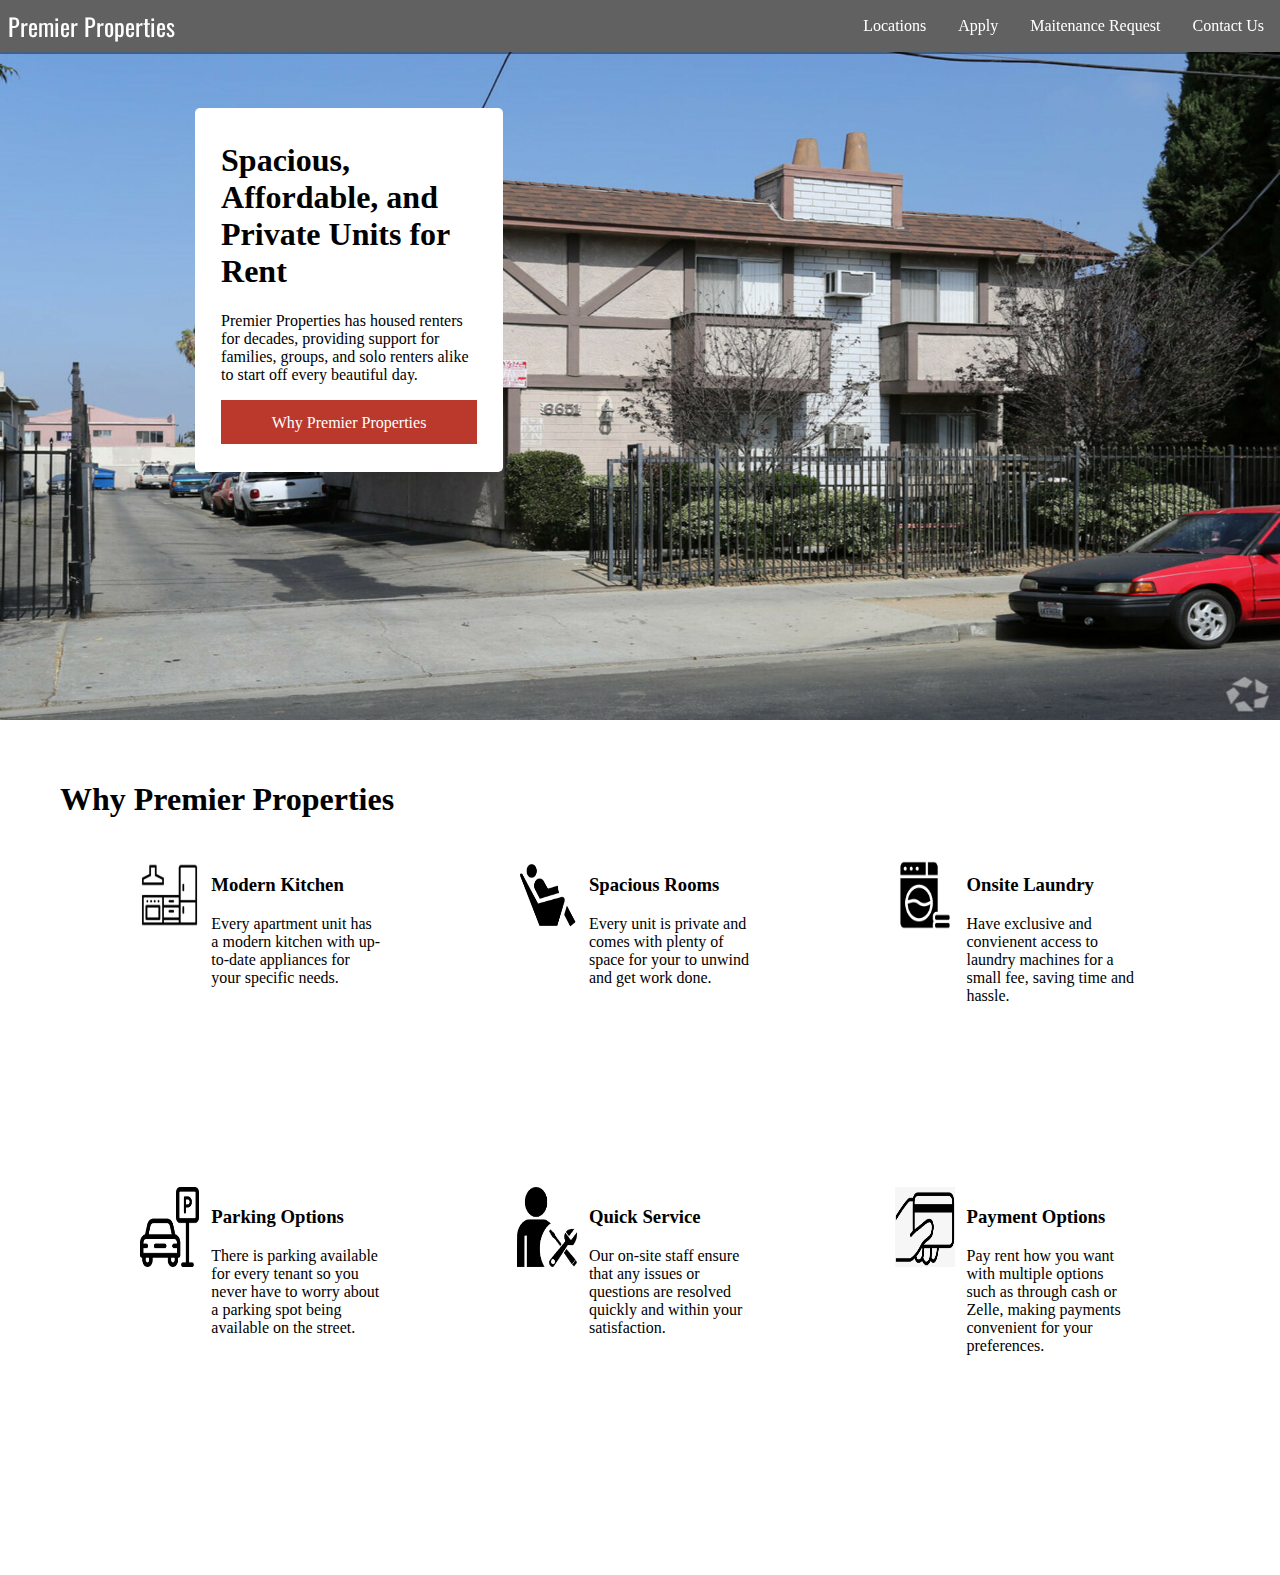
<file: index.html>
<!DOCTYPE html>
<html>
    <head>
        <link rel="stylesheet" href="style.css">
        <script src="apply-script.js" defer></script>
        <meta name="viewport" content="width=device-width, initial-scale=1">
    </head>
    <body>
        <nav class="navbar">
            <div class="brand-title">
                <a id="home-button" href="index.html" 
                title="Go to the Homepage">Premier Properties
                </a>
            </div>
            <!-- Hamburger -->
            <a href="#" class="toggle-button">
                <span class="bar"></span>
                <span class="bar"></span>
                <span class="bar"></span>
            </a>
            <div class="navbar-links">
                <ul>
                    <li>
                        <div class="dropdown">Locations
                            <!-- <button class="dropbtn">
                                <i class="fa fa-caret-down"></i> 
                            </button> -->
                            <div class="dropdown-content">
                                <a href="sun-valley.html">Sun Valley</a>
                                <a href="reseda.html">Reseda</a>
                            </div>
                        </div>
                    </li>
                    <li>
                        <a href="apply.html">Apply</a>
                    </li>
                    <li>
                        <a href="maitenance.html">Maitenance Request</a>
                    </li>
                    <li>
                        <a href="contact-us.html">Contact Us</a>
                    </li>
                </ul>
            </div>
        </nav>
        <div class="banner-txt">
            <h1>
                Spacious, Affordable, and Private Units for Rent
            </h1>
            <p>
                Premier Properties has housed renters for decades, providing
                support for families, groups, and solo renters alike to start
                off every beautiful day.
            </p>
            <a href="#welcome-section"><p class="welcome-link">Why Premier Properties</p></a>
        </div>
        <div id="img-div">
            <img id="banner-image" src="index-images/banner-image.jpg">
        </div>

        

        <section id="welcome-section">
            <h1 class="banner-txt2">
                Spacious, Affordable, and Private Units for Rent
            </h1>
            <p class="banner-txt2">
                Premier Properties has housed renters for decades, providing
                support for families, groups, and solo renters alike to start
                off every beautiful day.
            </p>
            
            <h1>Why Premier Properties</h1>
            <div id="features">
                <div class="features-item">
                    <img class="features-img" src="index-images/modern.png"/>
                    <div class="features-text">
                        <h3>Modern Kitchen</h3>
                        <p>Every apartment unit has a modern kitchen with
                            up-to-date appliances for your specific needs.
                        </p>
                    </div>
                </div>
                <div class="features-item">
                    <img class="features-img" src="index-images/spacious.jpg"/>
                    <div class="features-text">
                        <h3>Spacious Rooms</h3>
                        <p>Every unit is private and comes with plenty of
                            space for your to unwind and get work done.
                        </p>
                    </div>
                </div>
                <div class="features-item">
                    <img class="features-img" src="index-images/laundry.png"/>
                    <div class="features-text">
                        <h3>Onsite Laundry</h3>
                        <p>Have exclusive and convienent access to laundry machines
                            for a small fee, saving time and hassle.</p>
                    </div>
                </div>
                <div class="features-item">
                    <img class="features-img" src="index-images/parking.png"/>
                    <div class="features-text">
                        <h3>Parking Options</h3>
                        <p>There is parking available for every tenant so you
                            never have to worry about a parking spot being
                            available on the street.
                        </p>
                    </div>
                </div>
                <div class="features-item">
                    <img class="features-img" src="index-images/service.png"/>
                    <div class="features-text">
                        <h3>Quick Service</h3>
                        <p>Our on-site staff ensure that any issues or questions
                            are resolved quickly and within your satisfaction.
                        </p>
                    </div>
                </div> 
                <div class="features-item">
                    <img class="features-img" src="index-images/payment.png"/>
                    <div class="features-text">
                        <h3>Payment Options</h3>
                        <p>Pay rent how you want with multiple options such
                            as through cash or Zelle, making payments
                            convenient for your preferences.
                        </p>
                    </div>
                </div>
            </div>
        </section>
        <section>

        </section>
        <section>
            
        </section>
    </body>
</html>
</file>
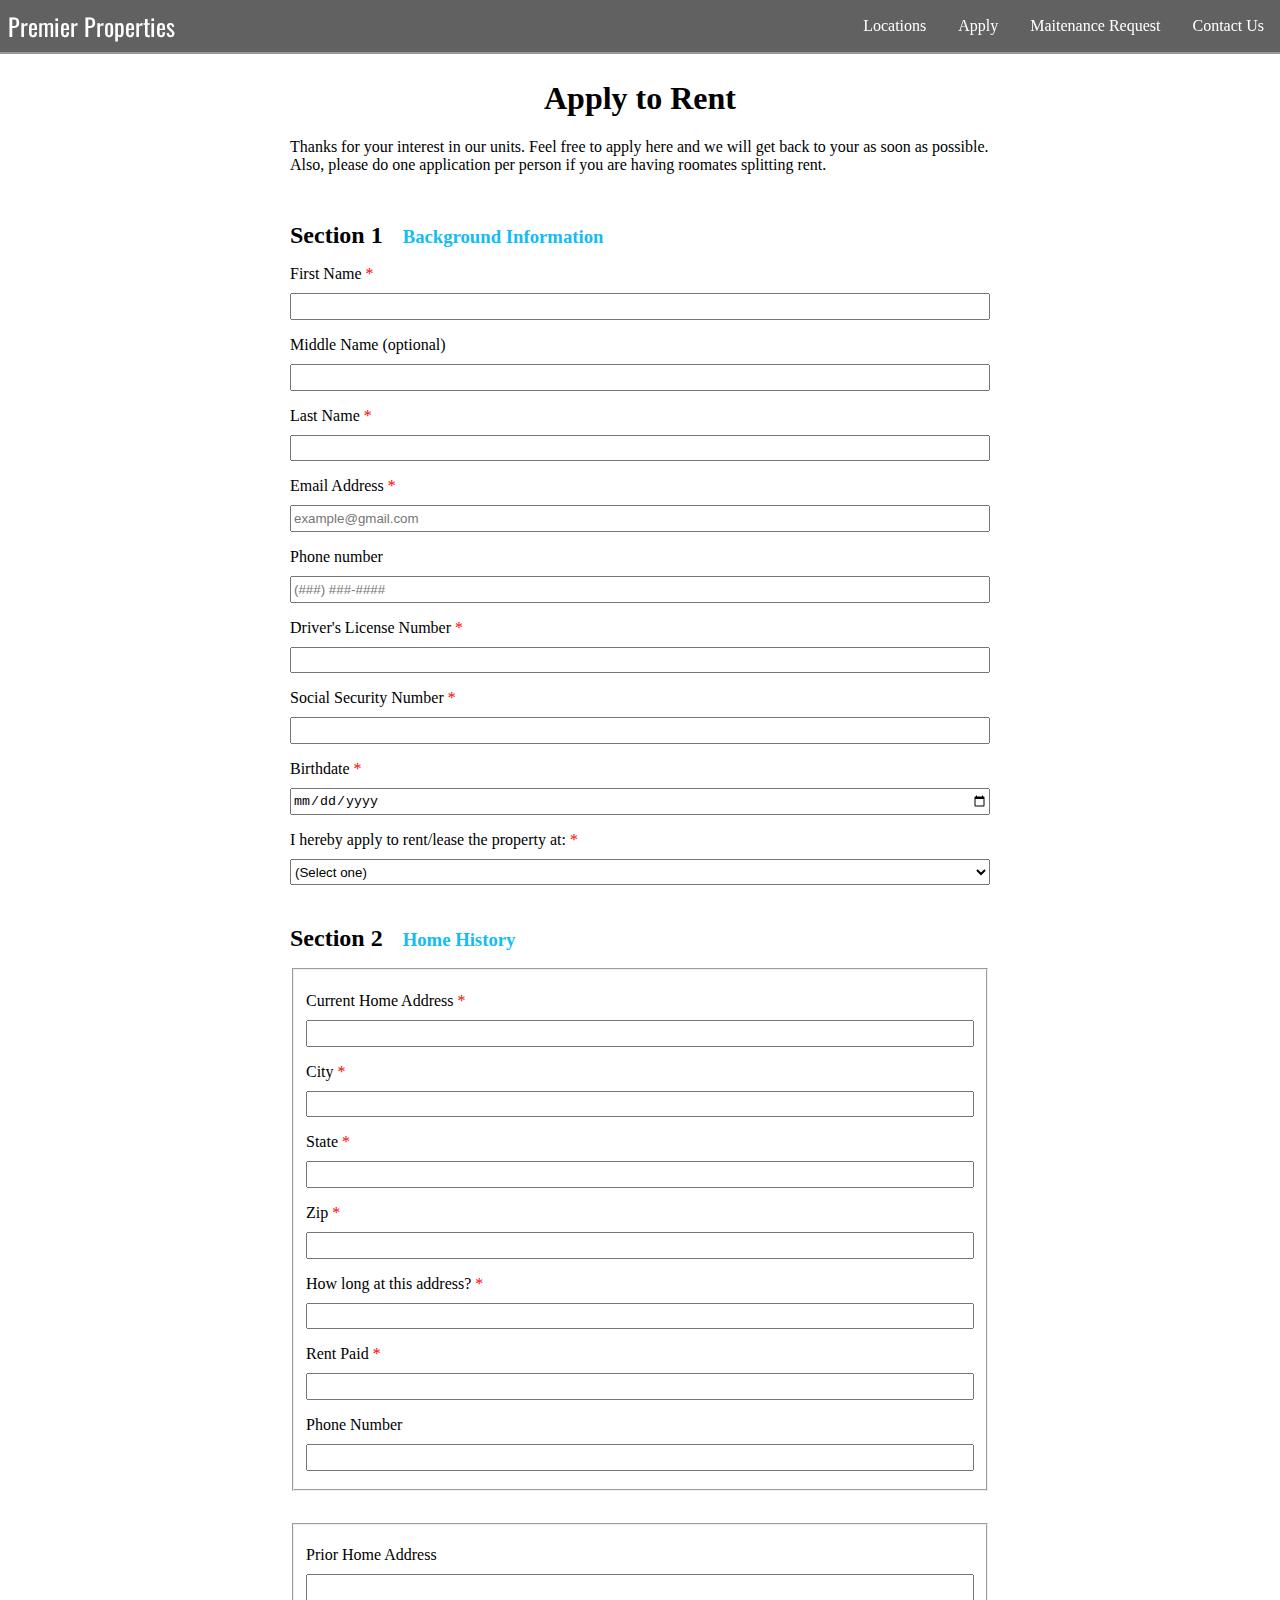
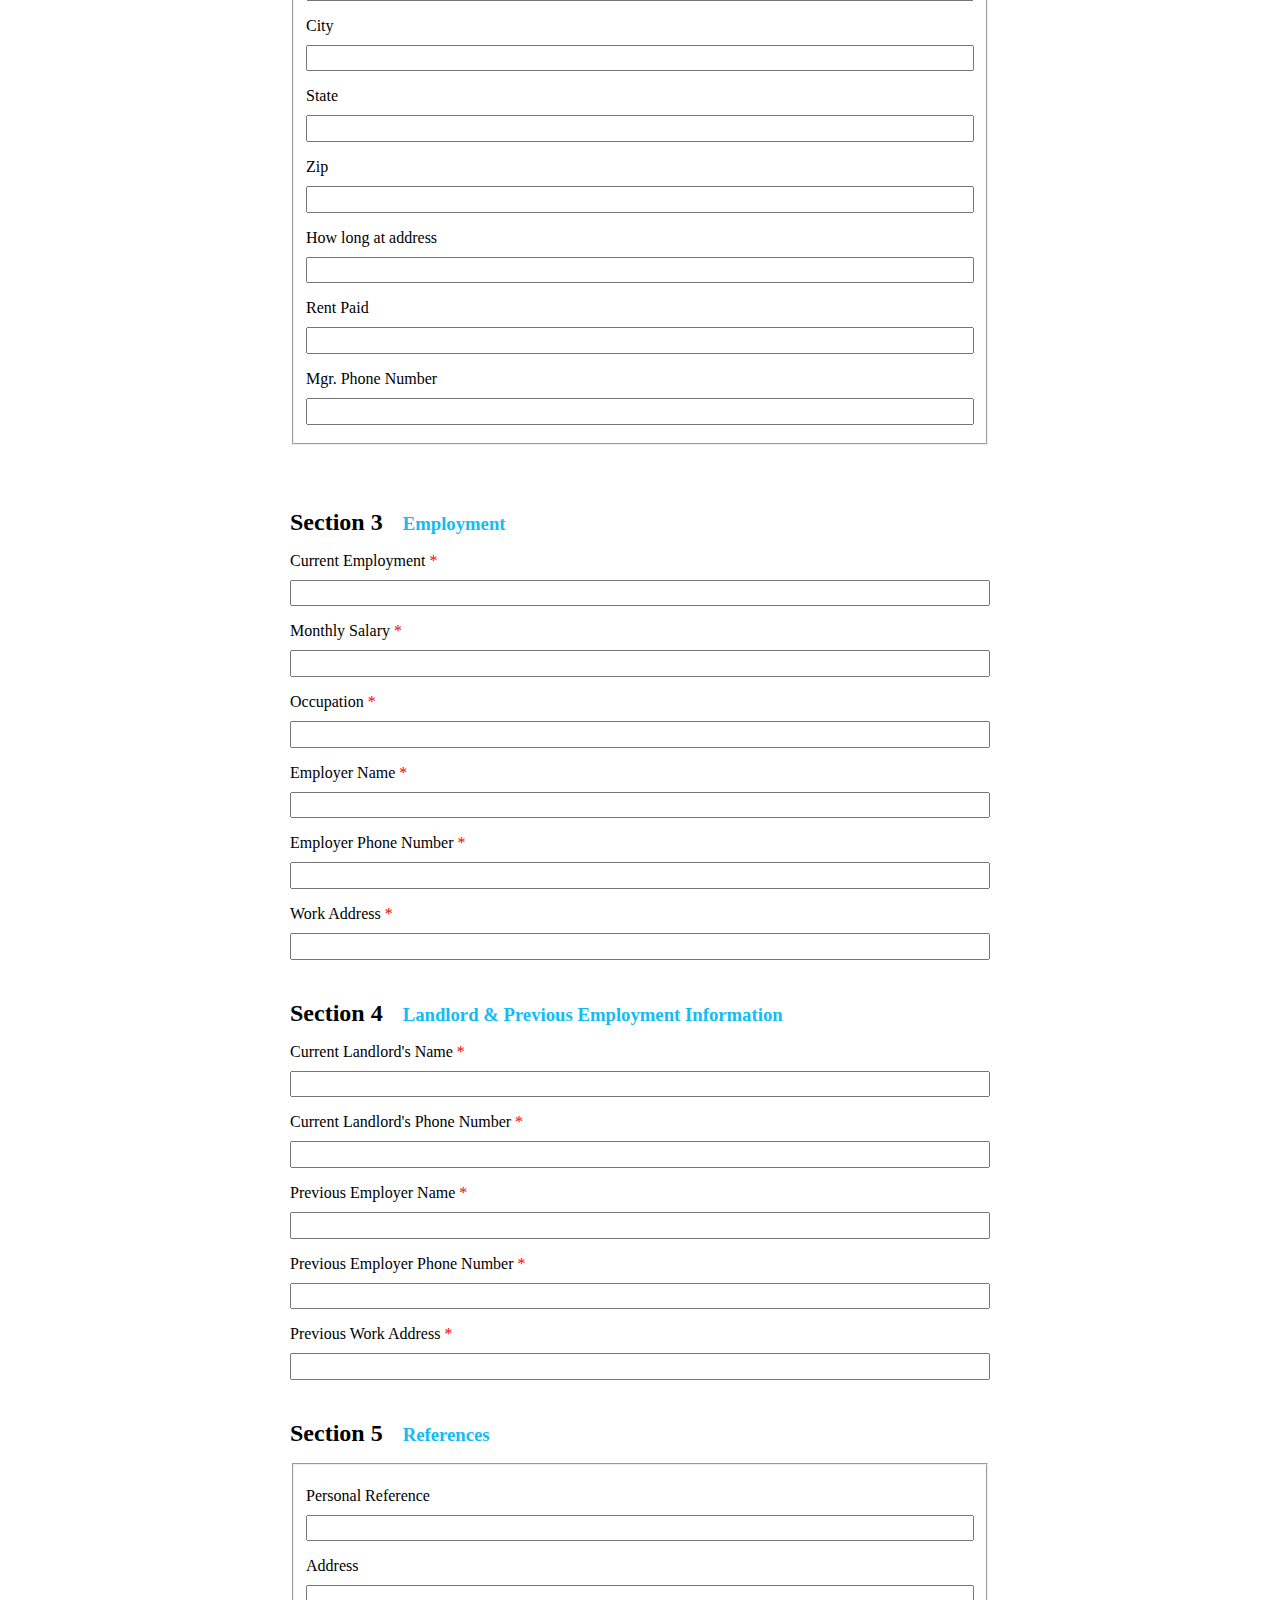
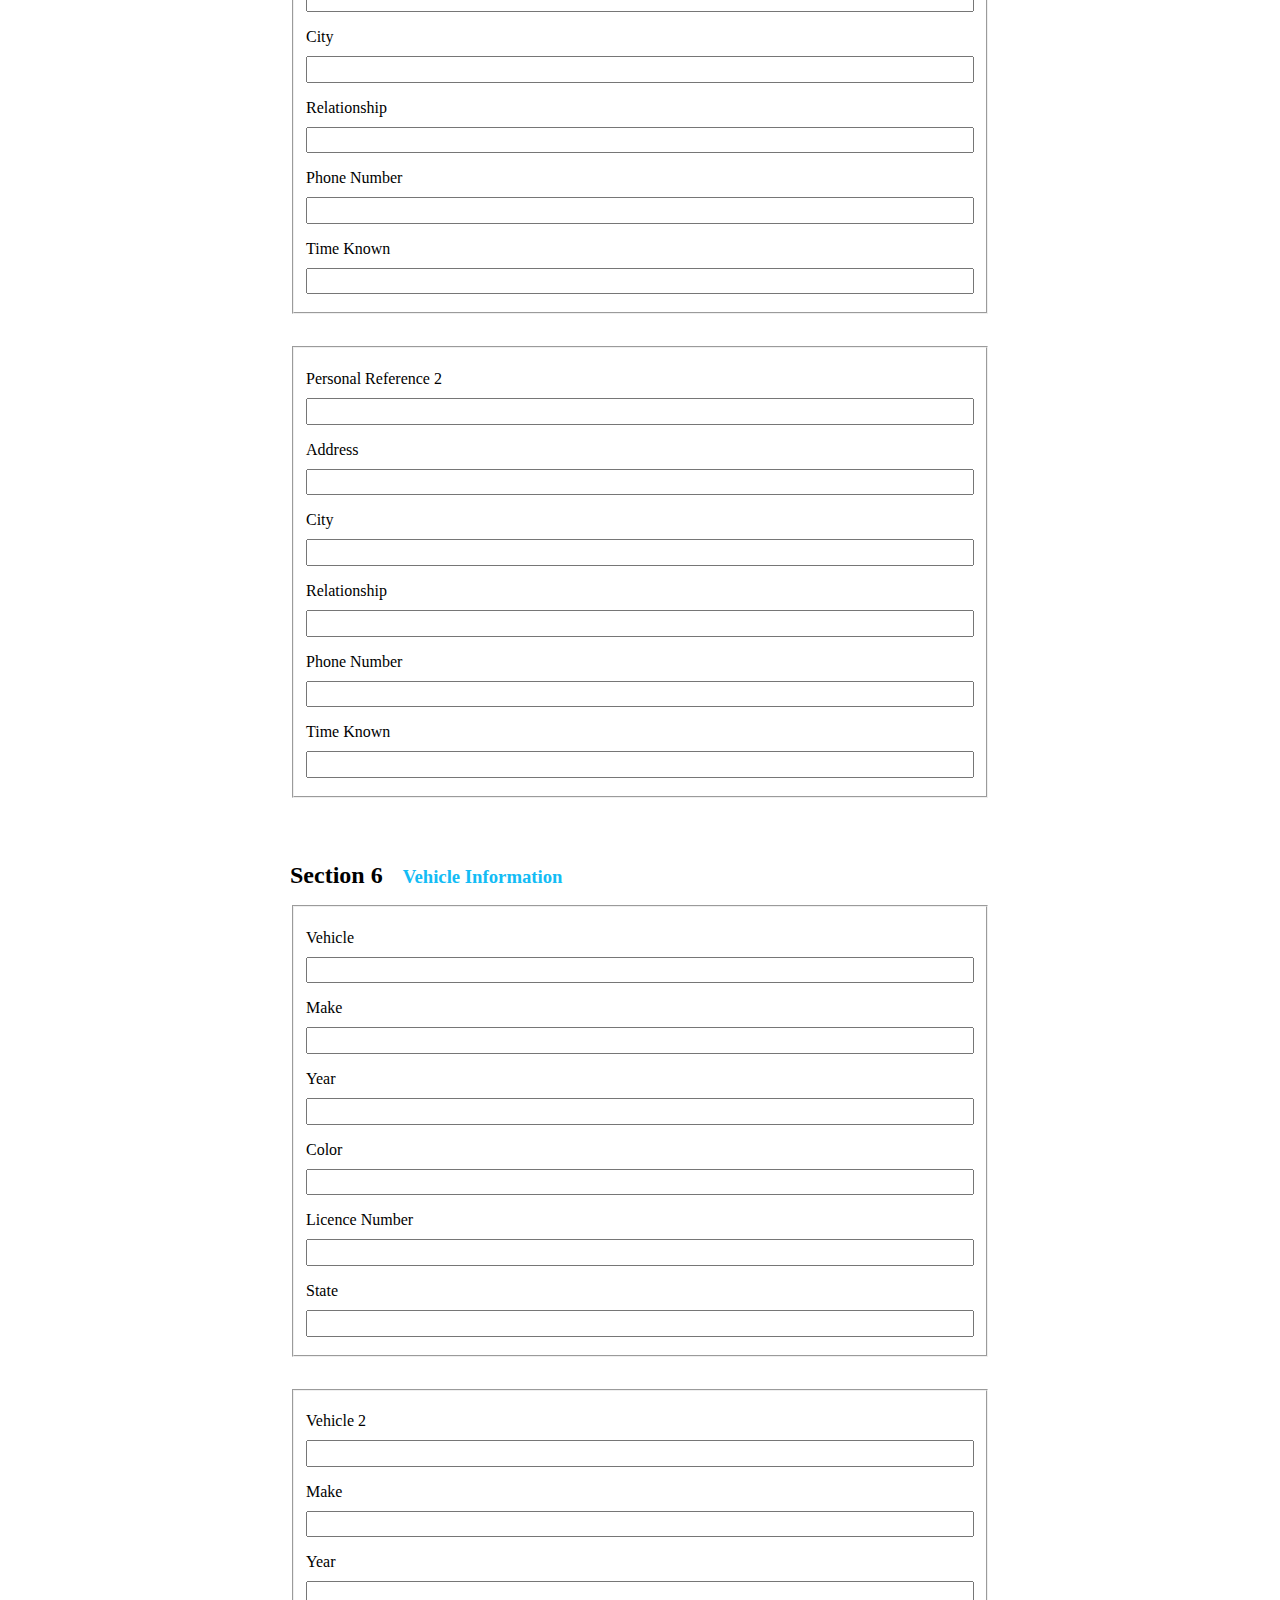
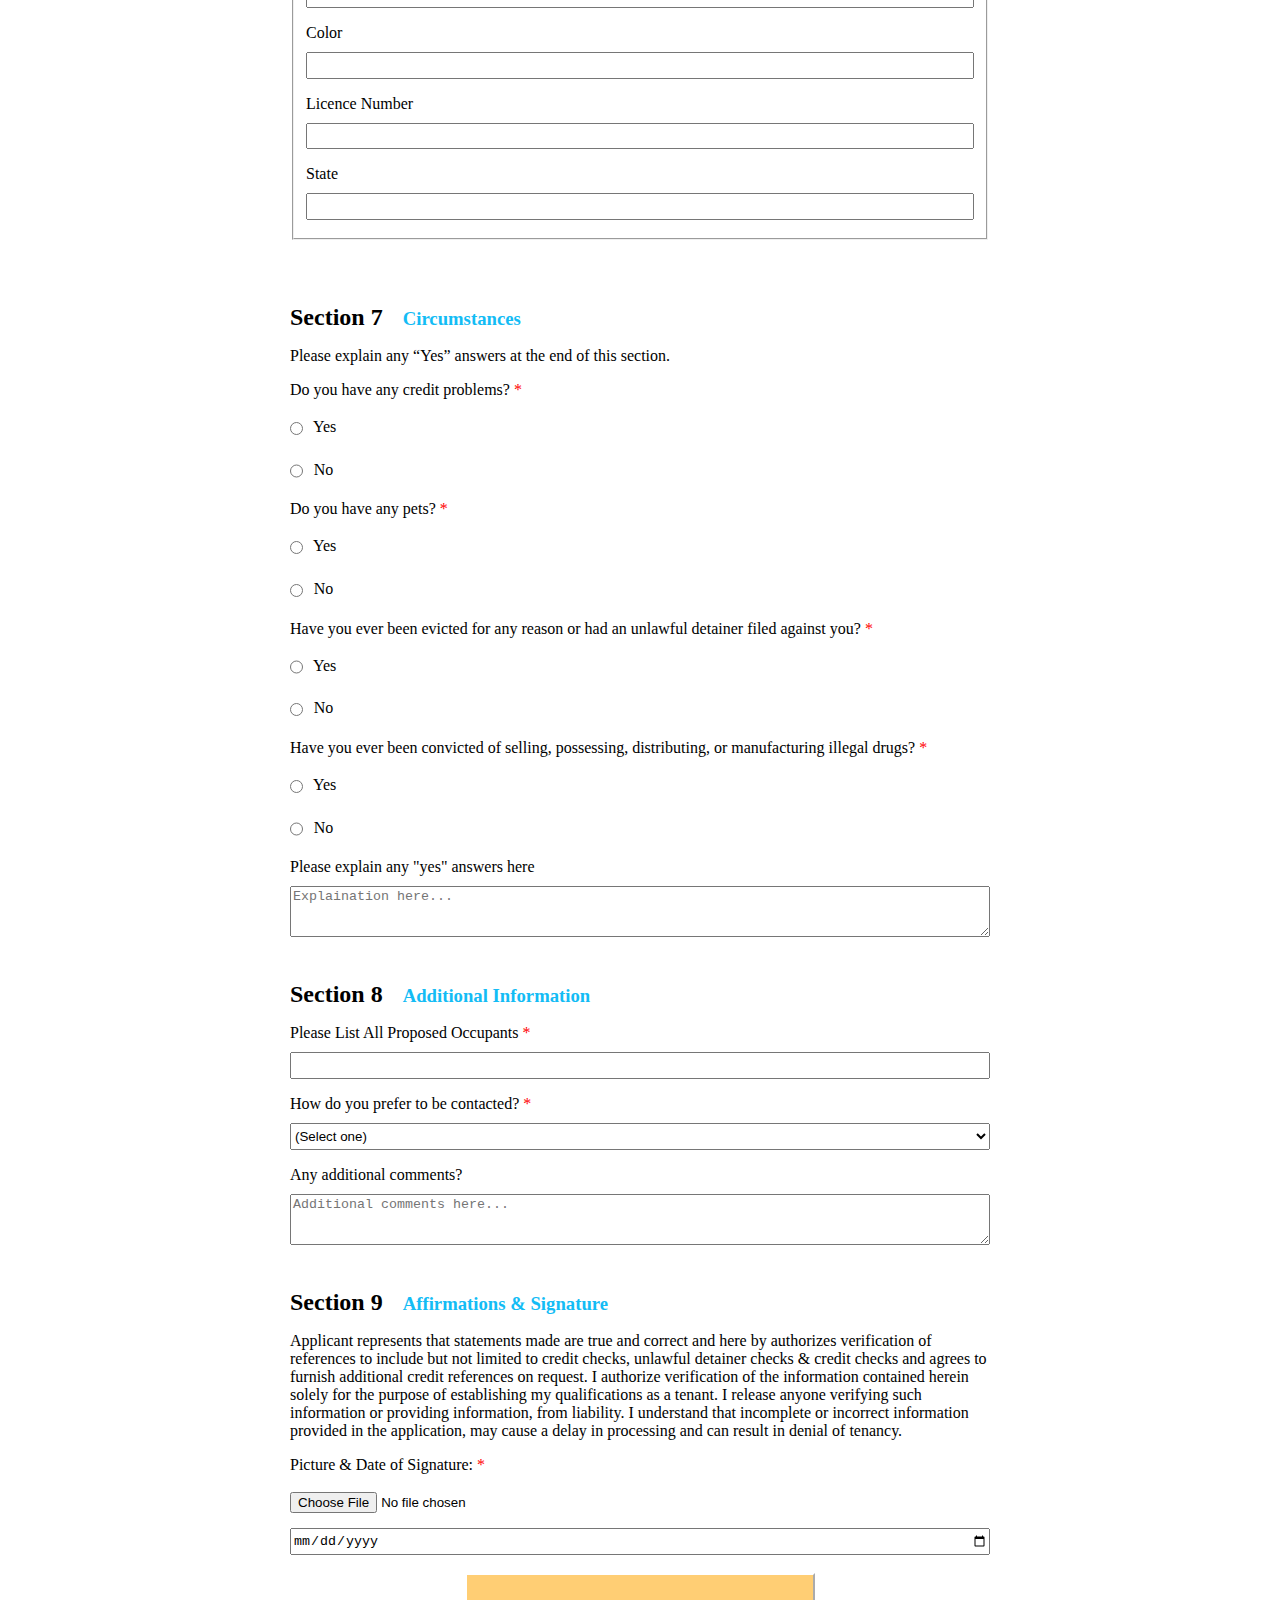
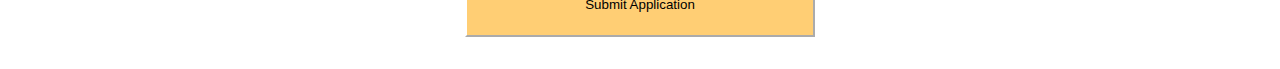
<file: apply.html>
<!DOCTYPE html>
<html>
    <head>
        <link rel="stylesheet" href="apply-style.css">
        <script src="apply-script.js" defer></script>
        <meta name="viewport" content="width=device-width, initial-scale=1">
    </head>
    <body>
        <nav class="navbar">
            <div class="brand-title">
                <a id="home-button" href="index.html" 
                title="Go to the Homepage">Premier Properties
                </a>
            </div>
            <!-- Hamburger -->
            <a href="#" class="toggle-button">
                <span class="bar"></span>
                <span class="bar"></span>
                <span class="bar"></span>
            </a>
            <div class="navbar-links">
                <ul>
                    <li>
                        <div class="dropdown">Locations
                            <!-- <button class="dropbtn">
                                <i class="fa fa-caret-down"></i> 
                            </button> -->
                            <div class="dropdown-content">
                                <a href="sun-valley.html">Sun Valley</a>
                                <a href="reseda.html">Reseda</a>
                            </div>
                        </div>
                    </li>
                    <li>
                        <a href="apply.html">Apply</a>
                    </li>
                    <li>
                        <a href="maitenance.html">Maitenance Request</a>
                    </li>
                    <li>
                        <a href="contact-us.html">Contact Us</a>
                    </li>
                </ul>
            </div>
        </nav>
        <section id="message-us">
            <h1>Apply to Rent</h1>
            <p>Thanks for your interest in our units. Feel free to apply here and we will get back to your as soon as possible. Also, please do one application per person if you are having roomates splitting rent.</p>
            <form id="message-form" action="https://formsubmit.co/nicko30403@gmail.com" method="POST">
                <div id="message-item">
                    <div class="section-header">
                        <h2>Section 1</h2>
                        <h3>Background Information</h3>
                    </div>
                    <label>First Name <span style="color:#ff0000">*</span>
                        <input id="first-name" name="First name:" type="text"
                        required />
                    </label>
                    <label>Middle Name (optional)
                        <input id="middle-name" name="Middle name:" type="text"
                        />
                    </label>
                    <label>Last Name <span style="color:#ff0000">*</span>
                        <input id="last-name" name="Last name:" type="text"
                        required />
                    </label>
                    <label>Email Address <span style="color:#ff0000">*</span>
                        <input id="email" name="Email:" type="text" placeholder="example@gmail.com"
                        required />
                    </label>
                    <label>Phone number
                        <input id="phone" name="Phone number:" type="text" placeholder="(###) ###-####"/>
                    </label>
                    <label>Driver's License Number <span style="color:#ff0000">*</span>
                        <input id="driver-id" name="Driver's License Number:" type="text"
                        required />
                    </label>
                    <label>Social Security Number <span style="color:#ff0000">*</span>
                        <input id="ssn-id" name="Social Security Number:" type="text"
                        required />
                    </label>
                    <label>Birthdate <span style="color:#ff0000">*</span>
                        <input id="birthday-id" name="Birthdate:" type="date" placeholder="MM/DD/YYYY"
                        required />
                    </label>
                    <label>I hereby apply to rent/lease the property at: <span style="color:#ff0000">*</span>
                        <select id="dropdown" name="Property:" required>
                            <option value="">(Select one)</option>
                            <option value="1">Sun Valley</option>
                            <option value="2">Reseda</option>
                            <option value="3">Other (include in additional comments section)</option>
                        </select>
                    </label>
                <div class="section-header">
                    <h2>Section 2</h2>
                    <h3>Home History</h3>
                </div>
                <fieldset>
                    <label>Current Home Address <span style="color:#ff0000">*</span>
                        <input id="home-address-id" name="Current Home Address:" type="text"
                        required/>
                    </label>
                    <label>City <span style="color:#ff0000">*</span>
                        <input id="________-id" name="________:" type="text"
                        required />
                    </label>
                    <label>State <span style="color:#ff0000">*</span>
                        <input id="________-id" name="________:" type="text"
                        required />
                    </label>
                    <label>Zip <span style="color:#ff0000">*</span>
                        <input id="________-id" name="________:" type="text"
                        required />
                    </label>
                    <label>How long at this address? <span style="color:#ff0000">*</span>
                        <input id="________-id" name="________:" type="text"
                        required />
                    </label>
                    <label>Rent Paid <span style="color:#ff0000">*</span>
                        <input id="________-id" name="________:" type="text"
                        required />
                    </label>
                    <label>Phone Number
                        <input id="________-id" name="________:" type="text"
                        />
                    </label>
                </fieldset>
                <fieldset>
                    <label>Prior Home Address
                        <input id="________-id" name="________:" type="text"
                        />
                    </label>
                    <label>City
                        <input id="________-id" name="________:" type="text"
                        />
                    </label>
                    <label>State
                        <input id="________-id" name="________:" type="text"
                        />
                    </label>
                    <label>Zip
                        <input id="________-id" name="________:" type="text"
                        />
                    </label>
                    <label>How long at address
                        <input id="________-id" name="________:" type="text"
                        />
                    </label>
                    <label>Rent Paid
                        <input id="________-id" name="________:" type="text"
                        />
                    </label>
                    <label>Mgr. Phone Number
                        <input id="________-id" name="________:" type="text"
                        />
                    </label>
                </fieldset>
                <div class="section-header">
                    <h2>Section 3</h2>
                    <h3>Employment</h3>
                </div>
                    <label>Current Employment <span style="color:#ff0000">*</span>
                        <input id="________-id" name="________:" type="text"
                        required />
                    </label>
                    <label>Monthly Salary <span style="color:#ff0000">*</span>
                        <input id="________-id" name="________:" type="text"
                        required />
                    </label>
                    <label>Occupation <span style="color:#ff0000">*</span>
                        <input id="________-id" name="________:" type="text"
                        required />
                    </label>
                    <label>Employer Name <span style="color:#ff0000">*</span>
                        <input id="________-id" name="________:" type="text"
                        required />
                    </label>
                    <label>Employer Phone Number <span style="color:#ff0000">*</span>
                        <input id="________-id" name="________:" type="text"
                        required />
                    </label>
                    <label>Work Address <span style="color:#ff0000">*</span>
                        <input id="________-id" name="________:" type="text"
                        required />
                    </label>
                    <div class="section-header">
                        <h2>Section 4</h2>
                        <h3>Landlord & Previous Employment Information</h3>
                    </div>
                    <label>Current Landlord's Name <span style="color:#ff0000">*</span>
                        <input id="________-id" name="________:" type="text"
                        required />
                    </label>
                    <label>Current Landlord's Phone Number <span style="color:#ff0000">*</span>
                        <input id="________-id" name="________:" type="text"
                        required />
                    </label>
                    <label>Previous Employer Name <span style="color:#ff0000">*</span>
                        <input id="________-id" name="________:" type="text"
                        required />
                    </label>
                    <label>Previous Employer Phone Number <span style="color:#ff0000">*</span>
                        <input id="________-id" name="________:" type="text"
                        required />
                    </label>
                    <label>Previous Work Address <span style="color:#ff0000">*</span>
                        <input id="________-id" name="________:" type="text"
                        required />
                    </label>
                <div class="section-header">
                    <h2>Section 5</h2>
                    <h3>References</h3>
                </div>
                <fieldset>
                    <label>Personal Reference
                        <input id="________-id" name="________:" type="text"
                        />
                    </label>
                    <label>Address
                        <input id="________-id" name="________:" type="text"
                        />
                    </label>
                    <label>City
                        <input id="________-id" name="________:" type="text"
                        />
                    </label>
                    <label>Relationship
                        <input id="________-id" name="________:" type="text"
                        />
                    </label>
                    <label>Phone Number
                        <input id="________-id" name="________:" type="text"
                        />
                    </label>
                    <label>Time Known
                        <input id="________-id" name="________:" type="text"
                        />
                    </label>
                </fieldset>
                <fieldset>
                    <label>Personal Reference 2
                        <input id="________-id" name="________:" type="text"
                        />
                    </label>
                    <label>Address
                        <input id="________-id" name="________:" type="text"
                        />
                    </label>
                    <label>City
                        <input id="________-id" name="________:" type="text"
                        />
                    </label>
                    <label>Relationship
                        <input id="________-id" name="________:" type="text"
                        />
                    </label>
                    <label>Phone Number
                        <input id="________-id" name="________:" type="text"
                        />
                    </label>
                    <label>Time Known
                        <input id="________-id" name="________:" type="text"
                        />
                    </label>
                </fieldset>
                <div class="section-header">
                    <h2>Section 6</h2>
                    <h3>Vehicle Information</h3>
                </div>
                <fieldset>
                    <label>Vehicle
                        <input id="________-id" name="________:" type="text"
                        />
                    </label>
                    <label>Make
                        <input id="________-id" name="________:" type="text"
                        />
                    </label>
                    <label>Year
                        <input id="________-id" name="________:" type="text"
                        />
                    </label>
                    <label>Color
                        <input id="________-id" name="________:" type="text"
                        />
                    </label>
                    <label>Licence Number
                        <input id="________-id" name="________:" type="text"
                        />
                    </label>
                    <label>State
                        <input id="________-id" name="________:" type="text"
                        />
                    </label>
                </fieldset>
                <fieldset>
                    <label>Vehicle 2
                        <input id="________-id" name="________:" type="text"
                        />
                    </label>
                    <label>Make
                        <input id="________-id" name="________:" type="text"
                        />
                    </label>
                    <label>Year
                        <input id="________-id" name="________:" type="text"
                        />
                    </label>
                    <label>Color
                        <input id="________-id" name="________:" type="text"
                        />
                    </label>
                    <label>Licence Number
                        <input id="________-id" name="________:" type="text"
                        />
                    </label>
                    <label>State
                        <input id="________-id" name="________:" type="text"
                        />
                    </label>
                </fieldset>
                <div class="section-header">
                    <h2>Section 7</h2>
                    <h3>Circumstances</h3>
                </div>
                <p>Please explain any “Yes” answers at the end of this section.</p>
                <label>Do you have any credit problems? <span style="color:#ff0000">*</span>
                </label>
                <label>
                    <input name="Do they have credit problems:" type="radio" value="Yes"
                    class="inline" required /> Yes
                </label>
                <label>
                    <input name="Do they have credit problems:" type="radio" value="No"
                    class="inline" required /> No
                </label>
                <label>Do you have any pets? <span style="color:#ff0000">*</span>
                </label>
                <label>
                    <input name="Do they have pets:" type="radio" value="Yes"
                    class="inline" required /> Yes
                </label>
                <label>
                    <input name="Do they have pets:" type="radio" value="No"
                    class="inline" required /> No
                </label>
                <label>Have you ever been evicted for any reason or had an unlawful detainer filed against you? <span style="color:#ff0000">*</span>
                </label>
                <label>
                    <input name="Have they ever been evicted for any reason or had an unlawful detainer filed against them:" type="radio" value="Yes"
                    class="inline" required /> Yes
                </label>
                <label>
                    <input name="Have they ever been evicted for any reason or had an unlawful detainer filed against them:" type="radio" value="No"
                    class="inline" required /> No
                </label>
                <label>Have you ever been convicted of selling, possessing, distributing, or manufacturing illegal drugs? <span style="color:#ff0000">*</span>
                </label>
                <label>
                    <input name="Have they ever been convicted of selling, possessing, distributing, or manufacturing illegal drugs:" type="radio" value="Yes"
                    class="inline" required /> Yes
                </label>
                <label>
                    <input name="Have they ever been convicted of selling, possessing, distributing, or manufacturing illegal drugs:" type="radio" value="No"
                    class="inline" required /> No
                </label>
                <label>Please explain any "yes" answers here
                    <textarea name="message" rows="3" cols="30" 
                    placeholder="Explaination here..."></textarea>
                </label>
                <div class="section-header">
                    <h2>Section 8</h2>
                    <h3>Additional Information</h3>
                </div>
                <label>Please List All Proposed Occupants <span style="color:#ff0000">*</span>
                    <input id="________-id" name="________:" type="text"
                    required />
                </label>
                <label>How do you prefer to be contacted? <span style="color:#ff0000">*</span>
                    <select id="dropdown" name="preference" required>
                        <option value="">(Select one)</option>
                        <option value="Prefer to be contacted by email.">By email</option>
                        <option value="Prefer to be contacted by phone.">By phone</option>
                    </select>
                </label>
                <label>Any additional comments?
                    <textarea name="message" rows="3" cols="30" 
                    placeholder="Additional comments here..."></textarea>
                </label>
                <div class="section-header">
                    <h2>Section 9</h2>
                    <h3>Affirmations & Signature</h3>
                </div>
                <label>Applicant represents that statements made are true and correct and here by authorizes verification of references to include but not limited to
                    credit checks, unlawful detainer checks & credit checks and agrees to furnish additional credit references on request. I authorize verification
                    of the information contained herein solely for the purpose of establishing my qualifications as a tenant. I release anyone verifying such
                    information or providing information, from liability. I understand that incomplete or incorrect information provided in the application, may cause
                    a delay in processing and can result in denial of tenancy.
                    <label>Picture & Date of Signature: <span style="color:#ff0000">*</span></label>
                    <input type="file" name="attachment" accept="image/png, image/jpeg" required/>
                    <input type="date" name="Date:" placeholder="MM/DD/YYYY" required/>
                </label>

                <!-- <h3>Section TEST FILLER</h3>
                <label>__________ <span style="color:#ff0000">*</span>
                    <input id="________-id" name="________:" type="text"
                    required />
                </label> -->



                
                <div class="button-holder">
                    <input id="submit" type="submit" value="Submit Application"></input>
                </div>
            </form>
        </section>
    </body>
</html>
</file>
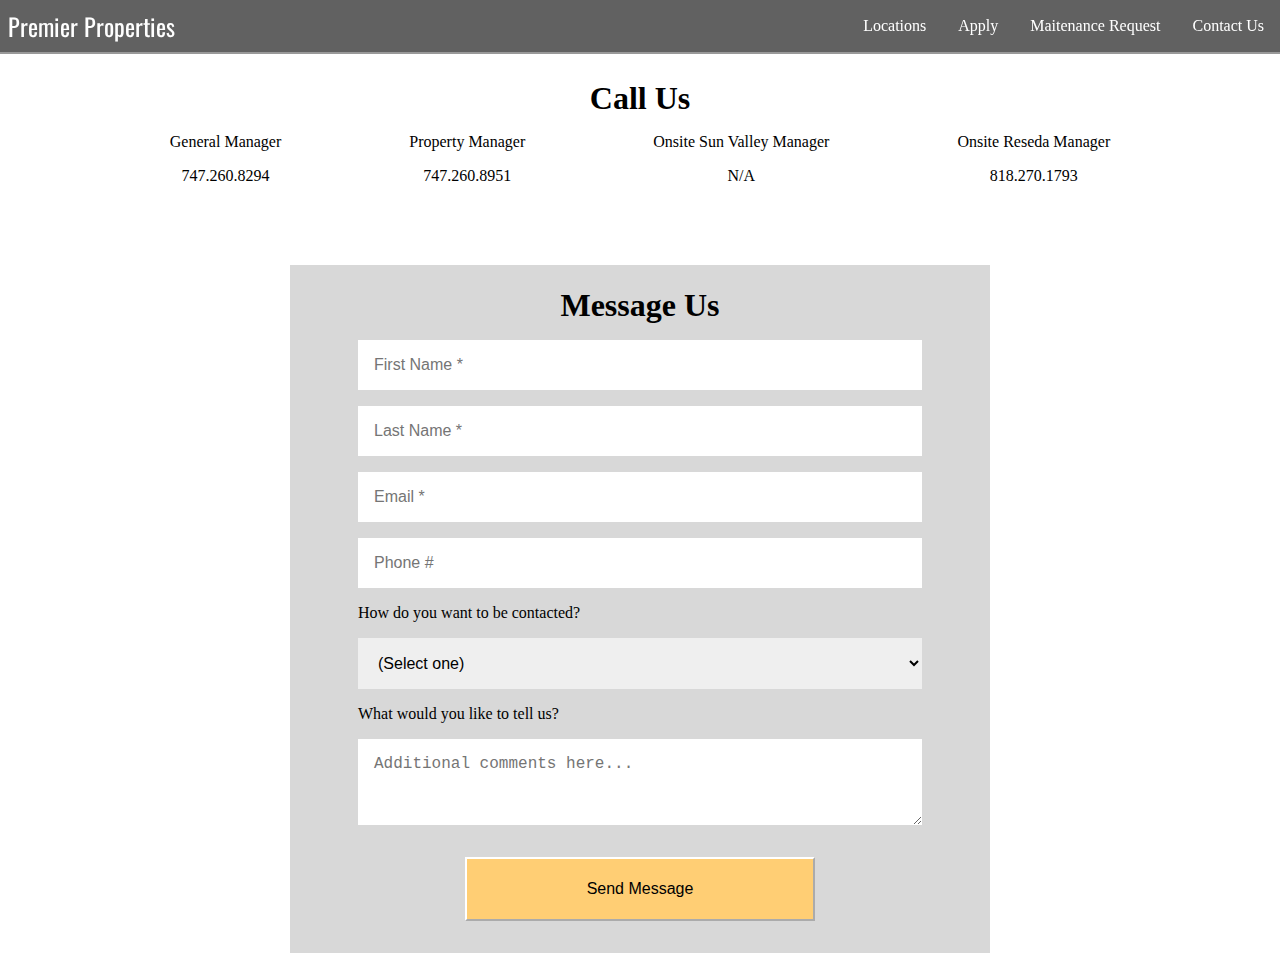
<file: contact-us.html>
<!DOCTYPE html>
<html>
    <head>
        <link rel="stylesheet" href="style2.css">
        <script src="apply-script.js" defer></script>
        <meta name="viewport" content="width=device-width, initial-scale=1">
    </head>
    <body>
        <nav class="navbar">
            <div class="brand-title">
                <a id="home-button" href="index.html" 
                title="Go to the Homepage">Premier Properties
                </a>
            </div>
            <!-- Hamburger -->
            <a href="#" class="toggle-button">
                <span class="bar"></span>
                <span class="bar"></span>
                <span class="bar"></span>
            </a>
            <div class="navbar-links">
                <ul>
                    <li>
                        <div class="dropdown">Locations
                            <!-- <button class="dropbtn">
                                <i class="fa fa-caret-down"></i> 
                            </button> -->
                            <div class="dropdown-content">
                                <a href="sun-valley.html">Sun Valley</a>
                                <a href="reseda.html">Reseda</a>
                            </div>
                        </div>
                    </li>
                    <li>
                        <a href="apply.html">Apply</a>
                    </li>
                    <li>
                        <a href="maitenance.html">Maitenance Request</a>
                    </li>
                    <li>
                        <a href="contact-us.html">Contact Us</a>
                    </li>
                </ul>
            </div>
        </nav>
        <!-- <section id="office-headquarters">
            <h1>Office Headquarters</h1>
            <p>19384 Random Ave</p>
            <p>Los Angeles, CA 91201</p>
        </section> -->
        <section id="call-us">
            <h1>Call Us</h1>
            <div id="contacts">
                <div class="contact-details">
                    <p>General Manager</p>
                    <p>747.260.8294</p>
                </div>
                <div class="contact-details">
                    <p>Property Manager</p>
                    <p>747.260.8951</p>
                </div>
                <div class="contact-details">
                    <p>Onsite Sun Valley Manager</p>
                    <p>N/A</p>
                </div>
                <div class="contact-details">
                    <p>Onsite Reseda Manager</p>
                    <p>818.270.1793</p>
                </div>
            </div>
        </section>
        <section id="message-us">
            <form id="message-form" action="https://formsubmit.co/nicko30403@gmail.com" method="POST">
                <fieldset id="message-item">
                    <h1>Message Us</h1>
                    <input id="first-name" name="first-name" type="text" placeholder="First Name *"
                    required />
                    <input id="last-name" name="last-name" type="text" placeholder="Last Name *"
                    required />
                    <input id="email" name="email" type="text" placeholder="Email *"
                    required />
                    <input id="phone" name="phone" type="text" placeholder="Phone #"/>
                    <label>How do you want to be contacted?
                        <select id="dropdown" name="preference" required>
                            <option value="">(Select one)</option>
                            <option value="contact-by-email">By email</option>
                            <option value="contact-by-phone">By phone</option>
                        </select>
                    </label>
                    <label>What would you like to tell us?
                        <textarea name="message" rows="3" cols="30" 
                        placeholder="Additional comments here..."></textarea>
                    </label>
                </fieldset>
                <div class="button-holder">
                    <input id="submit" type="submit" value="Send Message"></input>
                </div>
            </form>
        </section>
    </body>
</html>
</file>
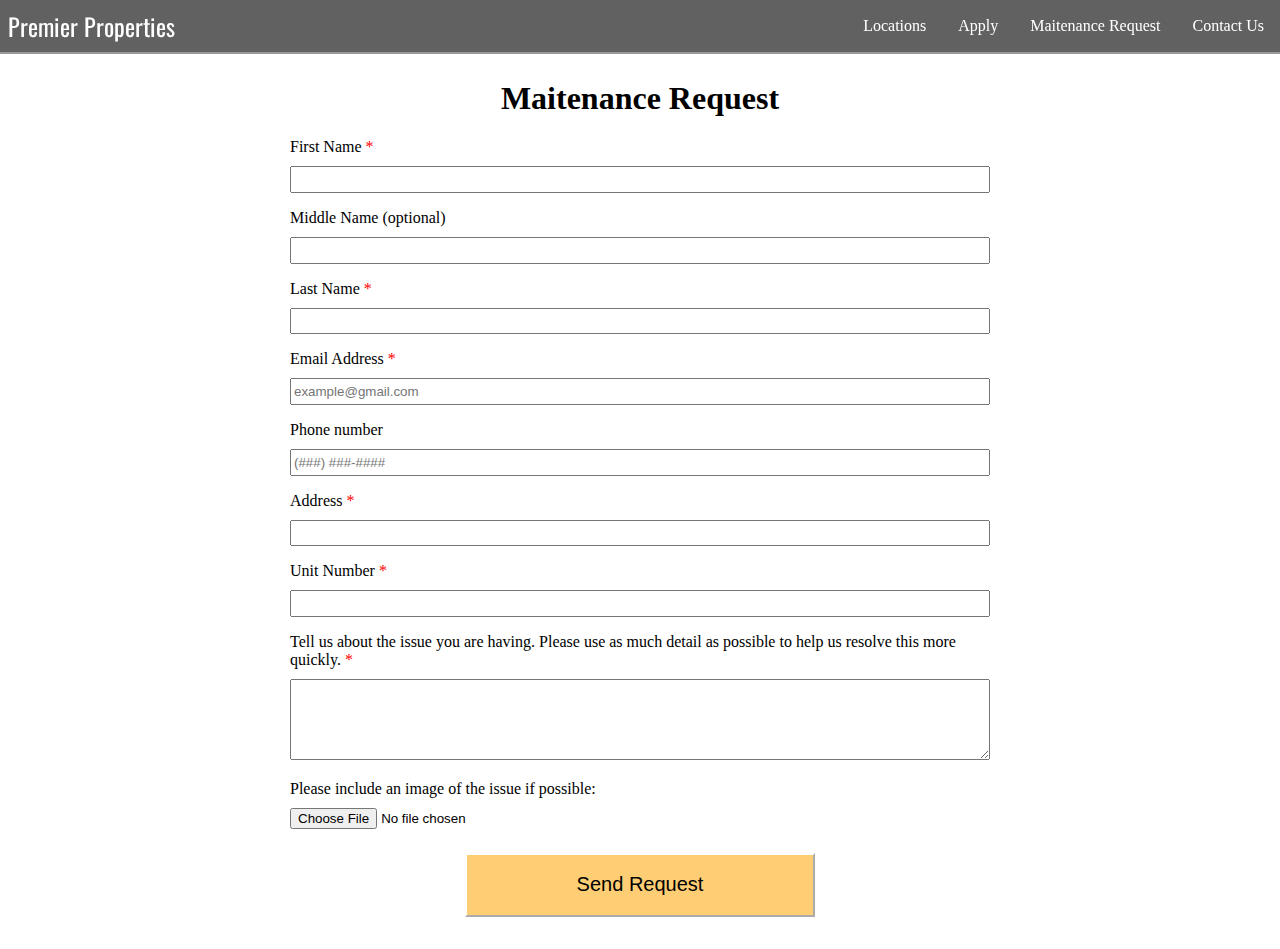
<file: maitenance.html>
<!DOCTYPE html>
<html>
    <head>
        <link rel="stylesheet" href="maitenance-style.css">
        <script src="apply-script.js" defer></script>
        <meta name="viewport" content="width=device-width, initial-scale=1">
    </head>
    <body>
        <nav class="navbar">
            <div class="brand-title">
                <a id="home-button" href="index.html" 
                title="Go to the Homepage">Premier Properties
                </a>
            </div>
            <!-- Hamburger -->
            <a href="#" class="toggle-button">
                <span class="bar"></span>
                <span class="bar"></span>
                <span class="bar"></span>
            </a>
            <div class="navbar-links">
                <ul>
                    <li>
                        <div class="dropdown">Locations
                            <!-- <button class="dropbtn">
                                <i class="fa fa-caret-down"></i> 
                            </button> -->
                            <div class="dropdown-content">
                                <a href="sun-valley.html">Sun Valley</a>
                                <a href="reseda.html">Reseda</a>
                            </div>
                        </div>
                    </li>
                    <li>
                        <a href="apply.html">Apply</a>
                    </li>
                    <li>
                        <a href="maitenance.html">Maitenance Request</a>
                    </li>
                    <li>
                        <a href="contact-us.html">Contact Us</a>
                    </li>
                </ul>
            </div>
        </nav>
        <section id="message-us">
            <h1>Maitenance Request</h1>
            <form id="message-form" action="https://formsubmit.co/nicko30403@gmail.com" method="POST">
                <div id="message-item">
                    <!-- <div class="section-header">
                        <h2>Section 1</h2>
                        <h3>Background Information</h3>
                    </div> -->
                    <label>First Name <span style="color:#ff0000">*</span>
                        <input id="first-name" name="First name:" type="text"
                        required />
                    </label>
                    <label>Middle Name (optional)
                        <input id="middle-name" name="Middle name:" type="text"
                        />
                    </label>
                    <label>Last Name <span style="color:#ff0000">*</span>
                        <input id="last-name" name="Last name:" type="text"
                        required />
                    </label>
                    <label>Email Address <span style="color:#ff0000">*</span>
                        <input id="email" name="Email:" type="text" placeholder="example@gmail.com"
                        required />
                    </label>
                    <label>Phone number
                        <input id="phone" name="Phone number:" type="text" placeholder="(###) ###-####"/>
                    </label>
                    <label>Address <span style="color:#ff0000">*</span>
                        <input id="address" name="Address:" type="text"
                        required/>
                    </label>
                    <label>Unit Number <span style="color:#ff0000">*</span>
                        <input id="unit-number" name="Unit Number:" type="number"
                        min="1" max="16" required/>
                    </label>
                    <label>Tell us about the issue you are having.
                        Please use as much detail as possible to 
                        help us resolve this more quickly. <span style="color:#ff0000">*</span>
                        <textarea name="message" rows="5" cols="30" required></textarea>
                    </label>
                    <label>Please include an image of the issue if possible:
                        <input type="file" name="attachment" accept="image/png, image/jpeg">
                    </label>
                </div>

                <div class="button-holder">
                    <input id="submit" type="submit" value="Send Request"></input>
                </div>
            </form>
        </section>
    </body>
</html>
</file>
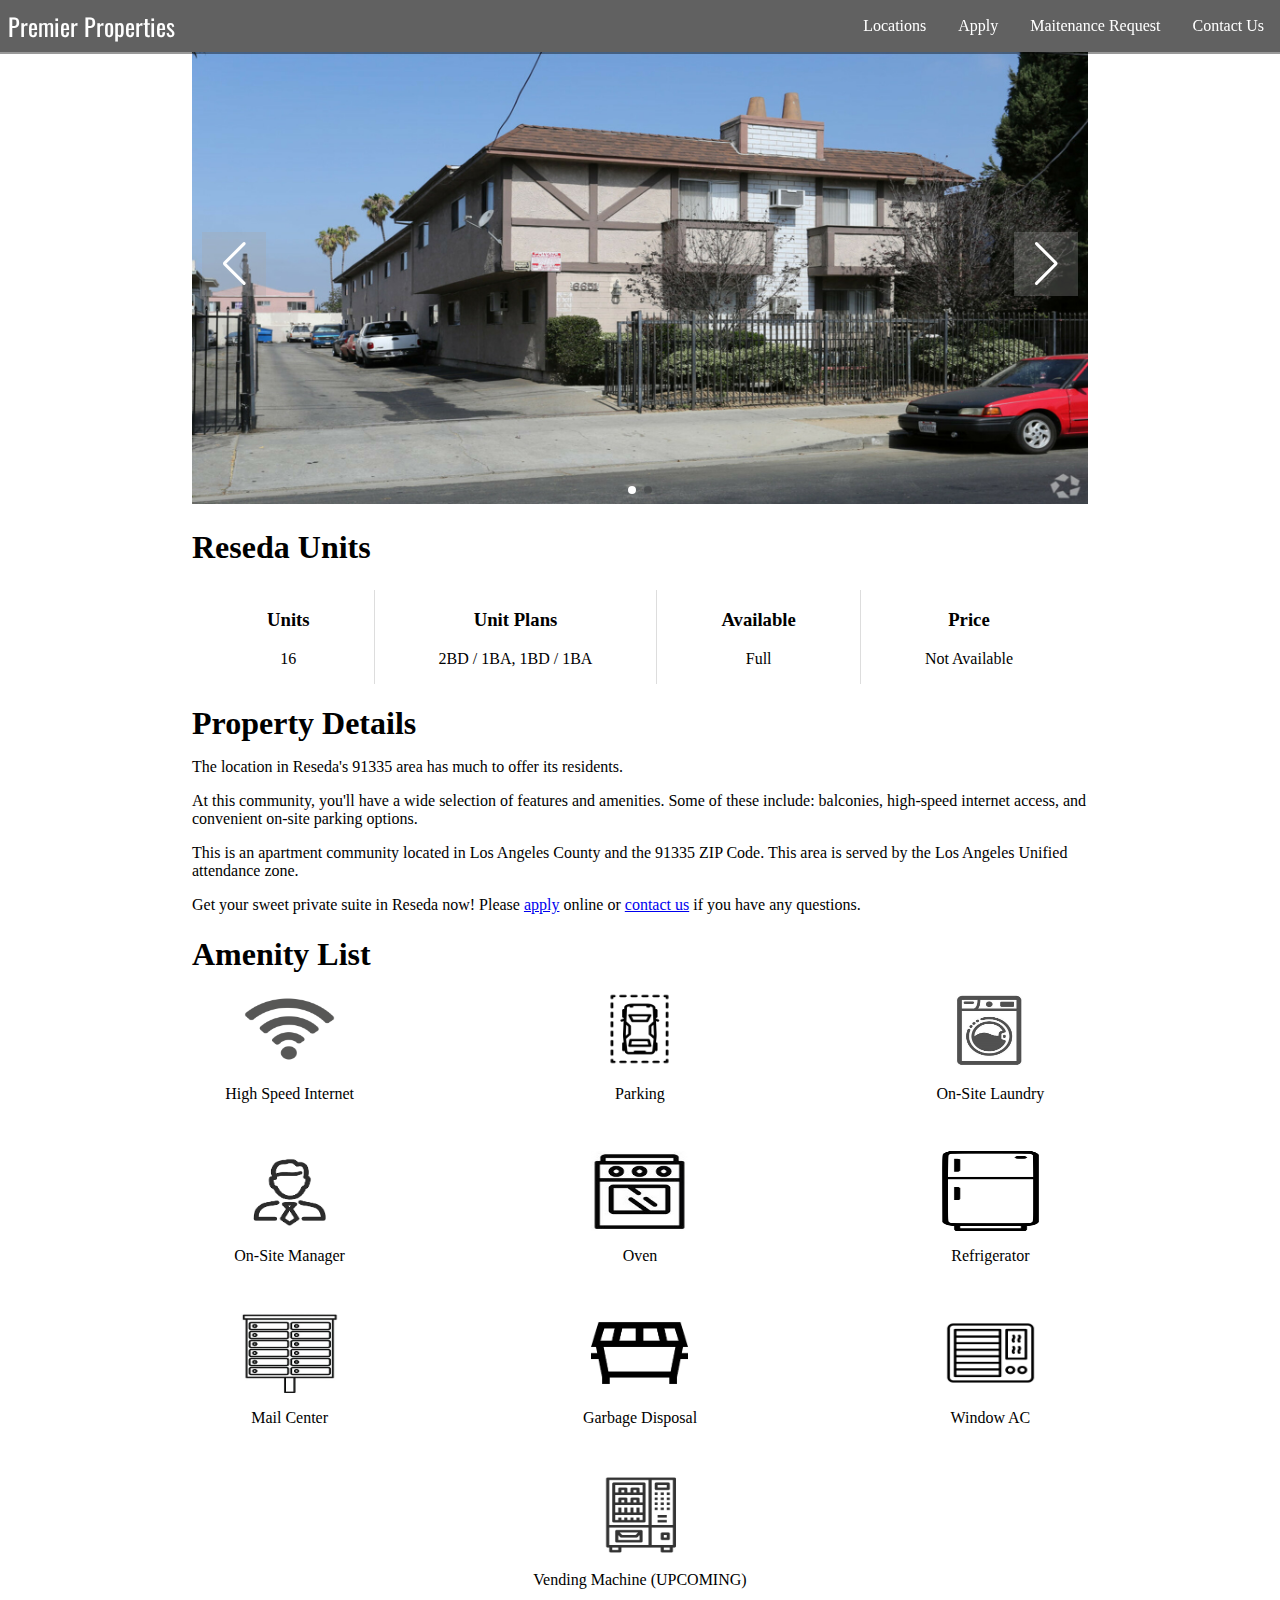
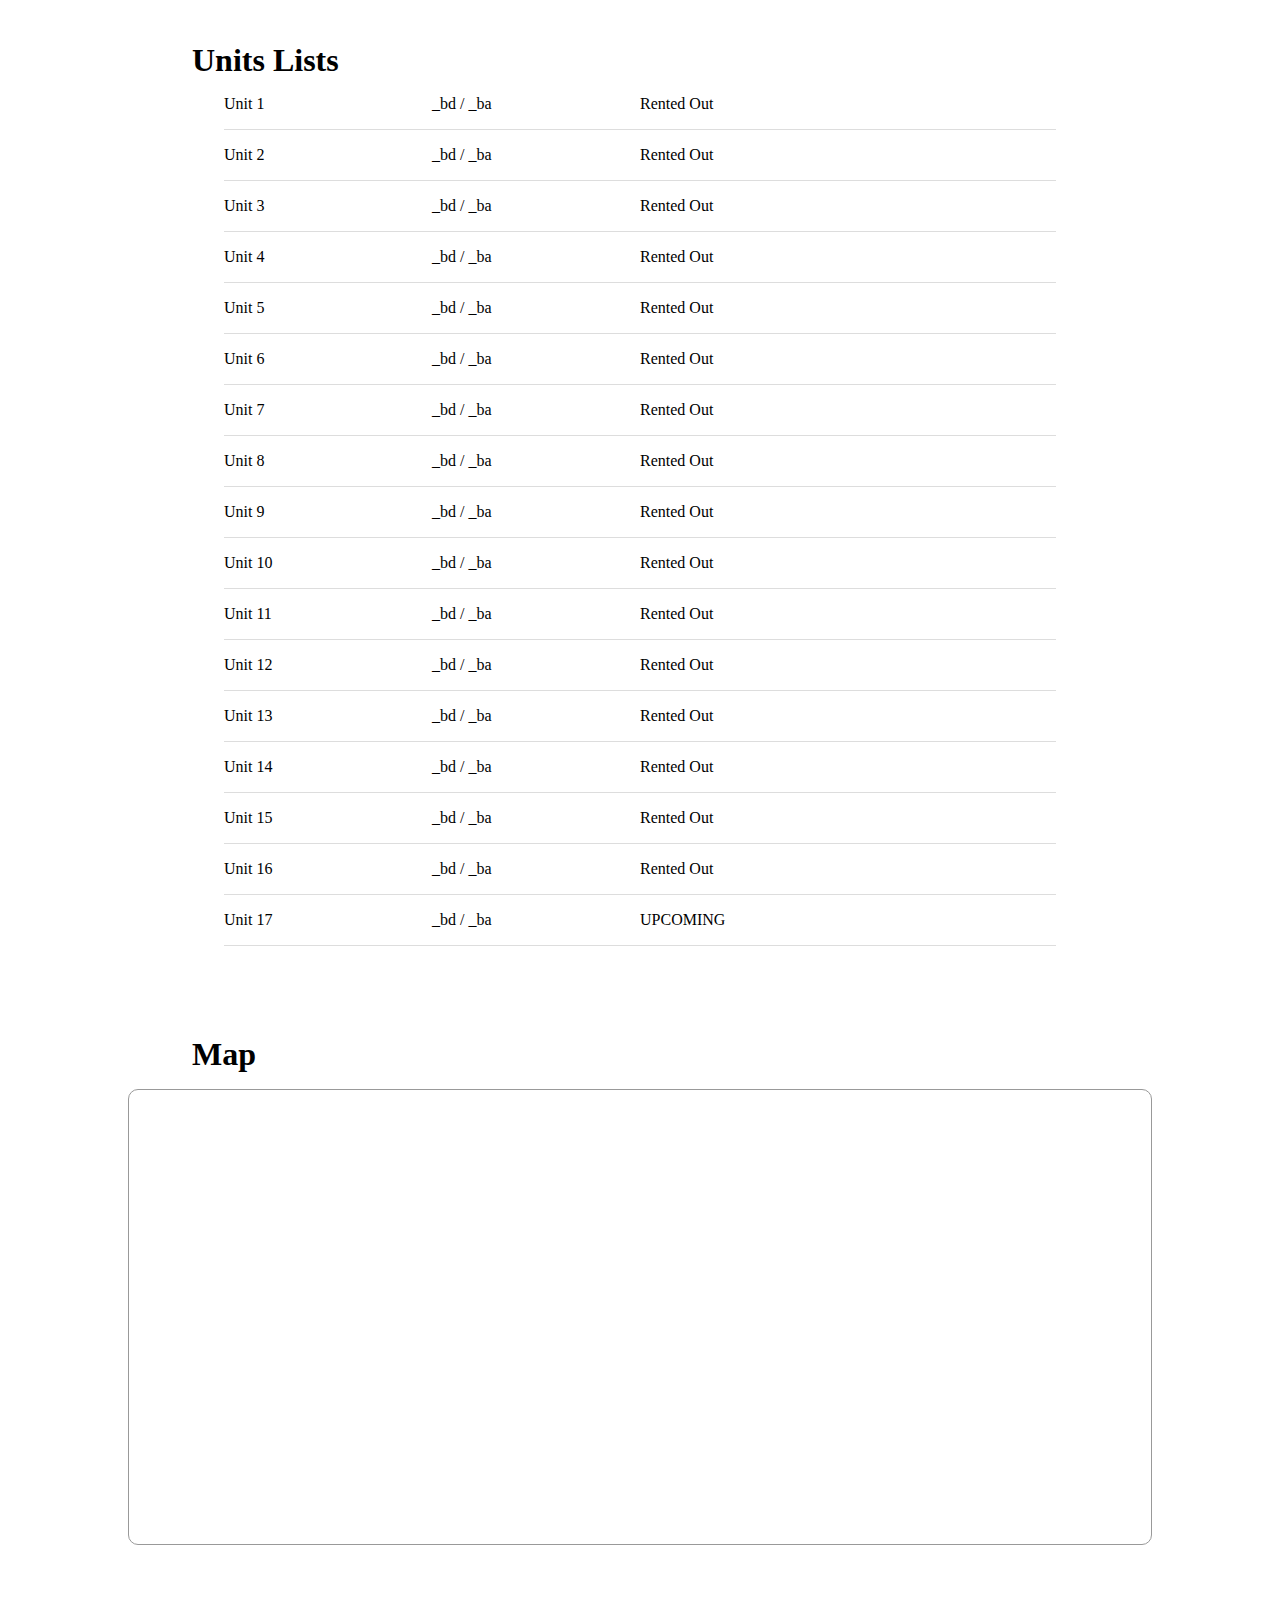
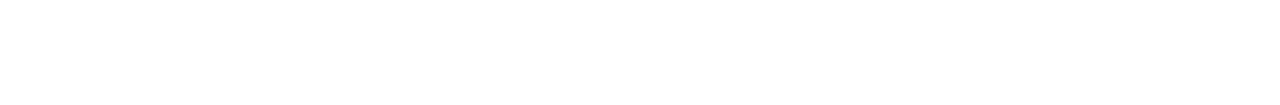
<file: reseda.html>
<!DOCTYPE html>
<html>
    <head>
        <link rel="stylesheet" href="reseda-style.css">
        <script src="apply-script.js" defer></script>
        <meta name="viewport" content="width=device-width, initial-scale=1">
        <link rel="stylesheet" href="https://cdn.jsdelivr.net/npm/swiper@8/swiper-bundle.min.css"/>
    </head>
    <body>
        <nav class="navbar">
            <div class="brand-title">
                <a id="home-button" href="index.html" 
                title="Go to the Homepage">Premier Properties
                </a>
            </div>
            <!-- Hamburger -->
            <a href="#" class="toggle-button">
                <span class="bar"></span>
                <span class="bar"></span>
                <span class="bar"></span>
            </a>
            <div class="navbar-links">
                <ul>
                    <li>
                        <div class="dropdown">Locations
                            <!-- <button class="dropbtn">
                                <i class="fa fa-caret-down"></i> 
                            </button> -->
                            <div class="dropdown-content">
                                <a href="sun-valley.html">Sun Valley</a>
                                <a href="reseda.html">Reseda</a>
                            </div>
                        </div>
                    </li>
                    <li>
                        <a href="apply.html">Apply</a>
                    </li>
                    <li>
                        <a href="maitenance.html">Maitenance Request</a>
                    </li>
                    <li>
                        <a href="contact-us.html">Contact Us</a>
                    </li>
                </ul>
            </div>
        </nav>

        <div class="container">
            <div class="swiper">
                <!-- Additional required wrapper -->
                <div class="swiper-wrapper">
                  <!-- Slides -->
                  <div class="swiper-slide"><img src="reseda-images/reseda-front1.jpg" alt=""/></div>
                  <div class="swiper-slide"><img src="reseda-images/reseda-front2.png" alt=""/></div>
                </div>
                <!-- If we need pagination -->
                <div class="swiper-pagination"></div>
              
                <!-- If we need navigation buttons -->
                <div class="swiper-button-prev"></div>
                <div class="swiper-button-next"></div>
            </div>
        </div>
        <section class="property">
            <h1>Reseda Units</h1>
            <!-- <div class="details-container">
                <p>Text</p>
                <p>Text</p>
            </div> -->
            <div class="info-container">
                <div class="info-item">
                    <div class="info-text">
                        <h3>Units</h3>
                        <p>16</p>
                    </div>
                </div>
                <div class="info-item">
                    <div class="info-text"> <!-- Prevents text being side to side -->
                        <h3>Unit Plans</h3>
                        <p>2BD / 1BA, 1BD / 1BA</p>
                    </div>
                </div>
                <div class="info-item">
                    <div class="info-text">
                        <h3>Available</h3>
                        <p>Full</p>
                        <!-- <p>MM/DD/YYYY</p> -->
                    </div>
                </div>
                <div class="info-item">
                    <div class="info-text">
                        <h3>Price</h3>
                        <p>Not Available</p>
                        <!-- <p>$#,### - $#,### per month</p> -->
                    </div>
                </div>
            </div>
            <div class="details">
                <h1>Property Details</h1>
                <p class="details-text">
                    The location in Reseda's 91335 area has much to offer its residents.
                </p>
                <p class="details-text">
                    At this community, you'll 
                    have a wide selection of features and amenities. Some of these 
                    include: balconies, high-speed internet access, and convenient 
                    on-site parking options.
                </p>
                <p class="details-text">This is an apartment community located
                    in Los Angeles County and the 91335 ZIP Code. This area 
                    is served by the Los Angeles Unified attendance zone.</p>
                <p class="details-text">Get your sweet private suite in Reseda 
                    now! Please <a href="apply.html">apply</a> online or <a href="contact-us.html">contact us</a>
                    if you have any questions.</p>
            </div>

            <h1>Amenity List</h1>
            <div class="amenities-container">
                <div class="amenities-item">
                    <div class="img-sizer">
                        <img class="amenities-img" src="sun-valley-images/wifi.png" alt=""/>
                    </div>
                        <p class="amenities-text">High Speed Internet</p>
                </div>
                <div class="amenities-item">
                    <div class="img-sizer">
                        <img class="amenities-img" src="reseda-images/parking.png" alt=""/>
                    </div>
                        <p class="amenities-text">Parking</p>
                </div>
                <div class="amenities-item">
                    <div class="img-sizer">
                        <img class="amenities-img" src="sun-valley-images/laundry.jpg" alt=""/>
                    </div>
                        <p class="amenities-text">On-Site Laundry</p>
                </div>
                <div class="amenities-item">
                    <div class="img-sizer">
                        <img class="amenities-img" src="sun-valley-images/manager.png" alt=""/>
                    </div>
                        <p class="amenities-text">On-Site Manager</p>
                </div>
                <div class="amenities-item">
                    <div class="img-sizer">
                        <img class="amenities-img" src="sun-valley-images/oven.jpg" alt=""/>
                    </div>
                        <p class="amenities-text">Oven</p>
                </div>
                <div class="amenities-item">
                    <div class="img-sizer">
                        <img class="amenities-img" src="sun-valley-images/refrigerator.png" alt=""/>
                    </div>
                        <p class="amenities-text">Refrigerator</p>
                </div>
                <div class="amenities-item">
                    <div class="img-sizer">
                        <img class="amenities-img" src="sun-valley-images/mail.jpg" alt=""/>
                    </div>
                        <p class="amenities-text">Mail Center</p>
                </div>
                <div class="amenities-item">
                    <div class="img-sizer">
                        <img class="amenities-img" src="sun-valley-images/dumpster.png" alt=""/>
                    </div>
                        <p class="amenities-text">Garbage Disposal</p>
                </div>
                <div class="amenities-item">
                    <div class="img-sizer">
                        <img class="amenities-img" src="sun-valley-images/window-ac.png" alt=""/>
                    </div>
                        <p class="amenities-text">Window AC</p>
                </div>
                <div class="amenities-item">
                    <div class="img-sizer">
                        <img class="amenities-img" src="sun-valley-images/vending-machine.png" alt=""/>
                    </div>
                        <p class="amenities-text">Vending Machine (UPCOMING)</p>
                </div>
            </div>

            <h1>Units Lists</h1>
            <div class="unit-container">
                <div class="unit-item">
                    <p>Unit 1</p>
                    <p>_bd / _ba</p>
                    <p>Rented Out</p>
                    <!-- <p>$#,###</p> -->
                    
                    <!-- <p>2bd / 1ba</p>
                    <p>Available MM/DD/YYYY</p>
                    <p>$#,###</p> -->
                </div>
                <div class="unit-item">
                    <p>Unit 2</p>
                    <p>_bd / _ba</p>
                    <p>Rented Out</p>
                    <!-- <p>$#,###</p> -->

                    <!-- <p>Available Now</p> -->
                </div>
                <div class="unit-item">
                    <p>Unit 3</p>
                    <p>_bd / _ba</p>
                    <p>Rented Out</p>
                    <!-- <p>$#,###</p> -->
                </div>
                <div class="unit-item">
                    <p>Unit 4</p>
                    <p>_bd / _ba</p>
                    <p>Rented Out</p>
                    <!-- <p>$#,###</p> -->
                </div>
                <div class="unit-item">
                    <p>Unit 5</p>
                    <p>_bd / _ba</p>
                    <p>Rented Out</p>
                    <!-- <p>$#,###</p> -->
                </div>
                <div class="unit-item">
                    <p>Unit 6</p>
                    <p>_bd / _ba</p>
                    <p>Rented Out</p>
                    <!-- <p>$#,###</p> -->
                </div>
                <div class="unit-item">
                    <p>Unit 7</p>
                    <p>_bd / _ba</p>
                    <p>Rented Out</p>
                    <!-- <p>$#,###</p> -->
                </div>
                <div class="unit-item">
                    <p>Unit 8</p>
                    <p>_bd / _ba</p>
                    <p>Rented Out</p>
                    <!-- <p>$#,###</p> -->
                </div>
                <div class="unit-item">
                    <p>Unit 9</p>
                    <p>_bd / _ba</p>
                    <p>Rented Out</p>
                    <!-- <p>$#,###</p> -->
                </div>
                <div class="unit-item">
                    <p>Unit 10</p>
                    <p>_bd / _ba</p>
                    <p>Rented Out</p>
                    <!-- <p>$#,###</p> -->
                </div>
                <div class="unit-item">
                    <p>Unit 11</p>
                    <p>_bd / _ba</p>
                    <p>Rented Out</p>
                    <!-- <p>$#,###</p> -->
                </div>
                <div class="unit-item">
                    <p>Unit 12</p>
                    <p>_bd / _ba</p>
                    <p>Rented Out</p>
                    <!-- <p>$#,###</p> -->
                </div>
                <div class="unit-item">
                    <p>Unit 13</p>
                    <p>_bd / _ba</p>
                    <p>Rented Out</p>
                    <!-- <p>$#,###</p> -->
                </div>
                <div class="unit-item">
                    <p>Unit 14</p>
                    <p>_bd / _ba</p>
                    <p>Rented Out</p>
                    <!-- <p>$#,###</p> -->
                </div>
                <div class="unit-item">
                    <p>Unit 15</p>
                    <p>_bd / _ba</p>
                    <p>Rented Out</p>
                    <!-- <p>$#,###</p> -->
                </div>
                <div class="unit-item">
                    <p>Unit 16</p>
                    <p>_bd / _ba</p>
                    <p>Rented Out</p>
                    <!-- <p>$#,###</p> -->
                </div>
                <div class="unit-item">
                    <p>Unit 17</p>
                    <p>_bd / _ba</p>
                    <p>UPCOMING</p>
                    <!-- <p>$#,###</p> -->
                </div>
            </div>

            <h1>Map</h1>
            <div class="maps-container">
                <iframe src="https://www.google.com/maps/embed?pb=!1m18!1m12!1m3!1d37337.06351464746!2d-118.54938016100826!3d34.193353642636374!2m3!1f0!2f0!3f0!3m2!1i1024!2i768!4f13.1!3m3!1m2!1s0x0%3A0xfe1403bfbe73027c!2zMzTCsDExJzMwLjMiTiAxMTjCsDMxJzU0LjYiVw!5e0!3m2!1sen!2sus!4v1660445559285!5m2!1sen!2sus" width="600" height="450" style="border:0;" allowfullscreen="" loading="lazy" referrerpolicy="no-referrer-when-downgrade"></iframe>
            </div>

        </section>

        <script src="https://cdn.jsdelivr.net/npm/swiper@8/swiper-bundle.min.js"></script>
        <script>
            const swiper = new Swiper('.swiper', {
                autoplay: {
                    delay: 3000, // 3 seconds
                    disableOnInteraction: false,
                },
            // Optional parameter
            loop: true,

            // If we need pagination
            pagination: {
                el: '.swiper-pagination',
                clickable: true,
            },

            // Navigation arrows
            navigation: {
                nextEl: '.swiper-button-next',
                prevEl: '.swiper-button-prev',
            },
            
            });
        </script>
    </body>
</html>
</file>
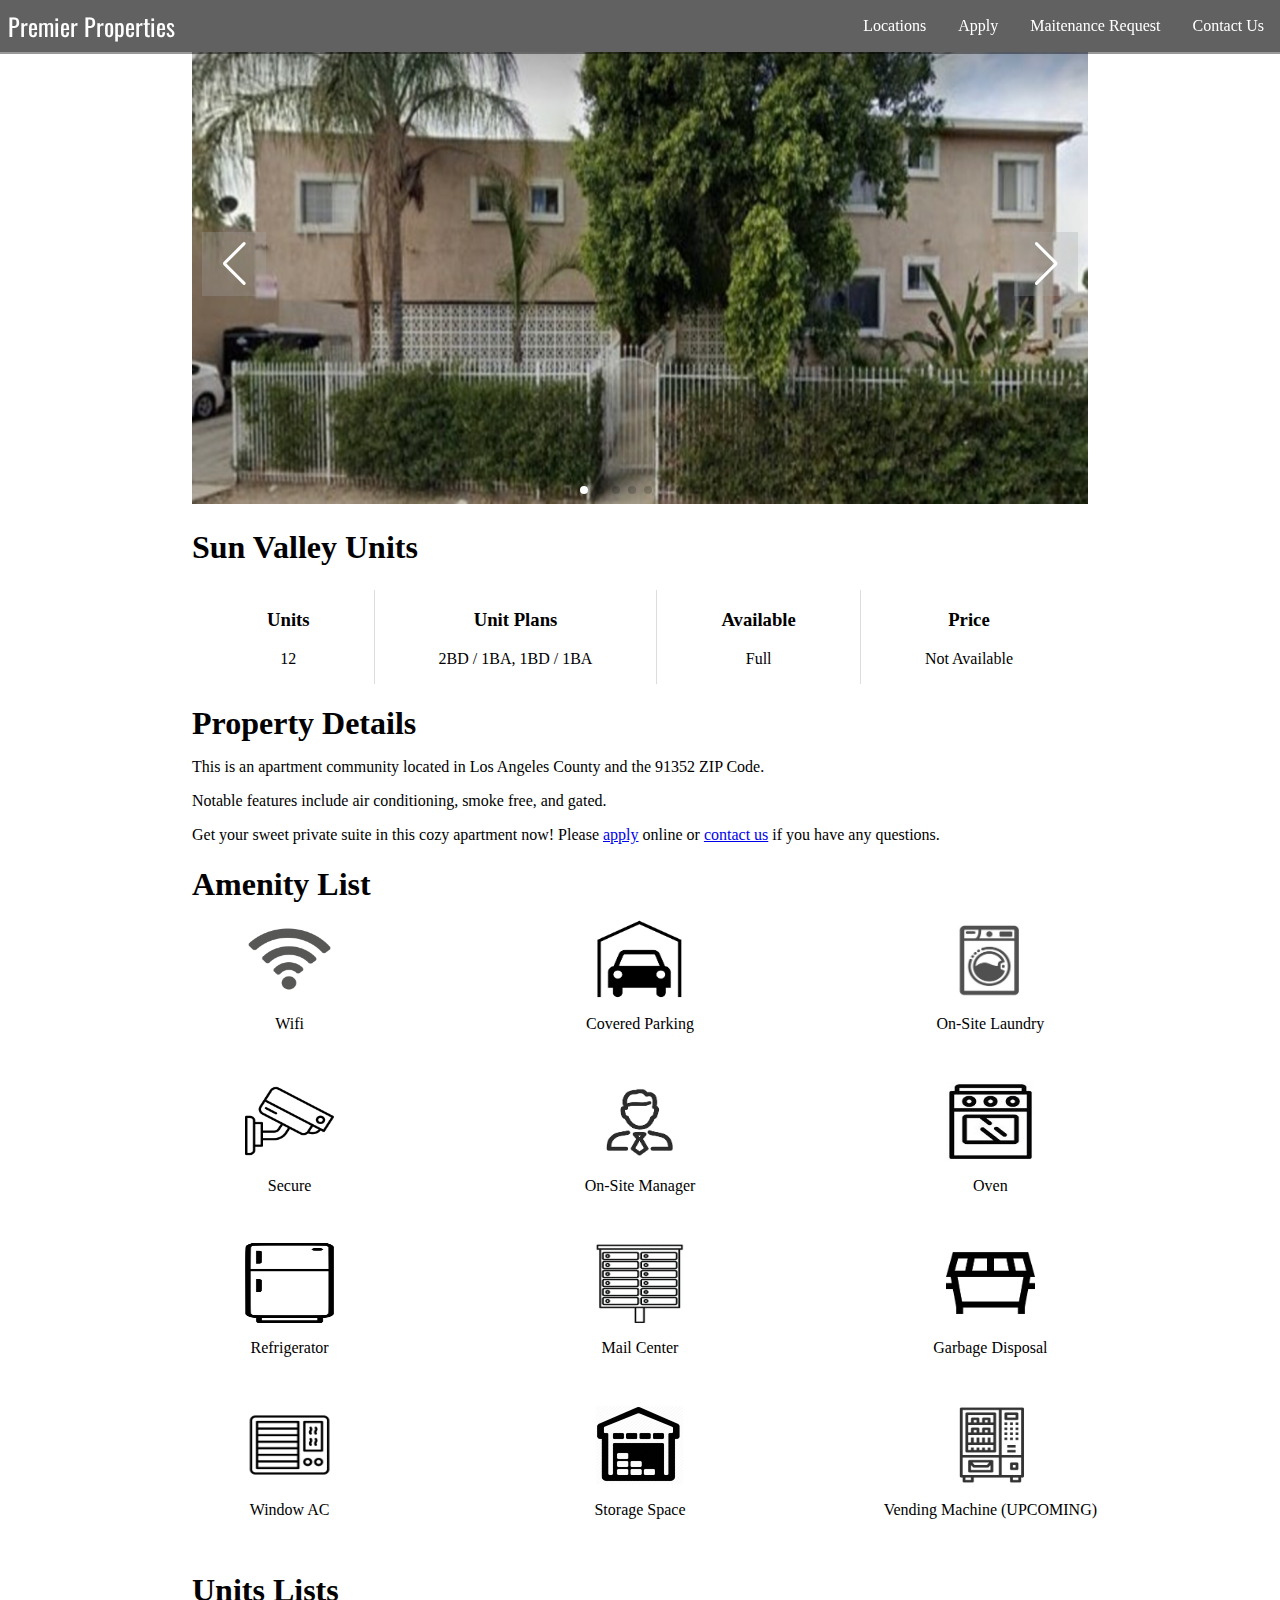
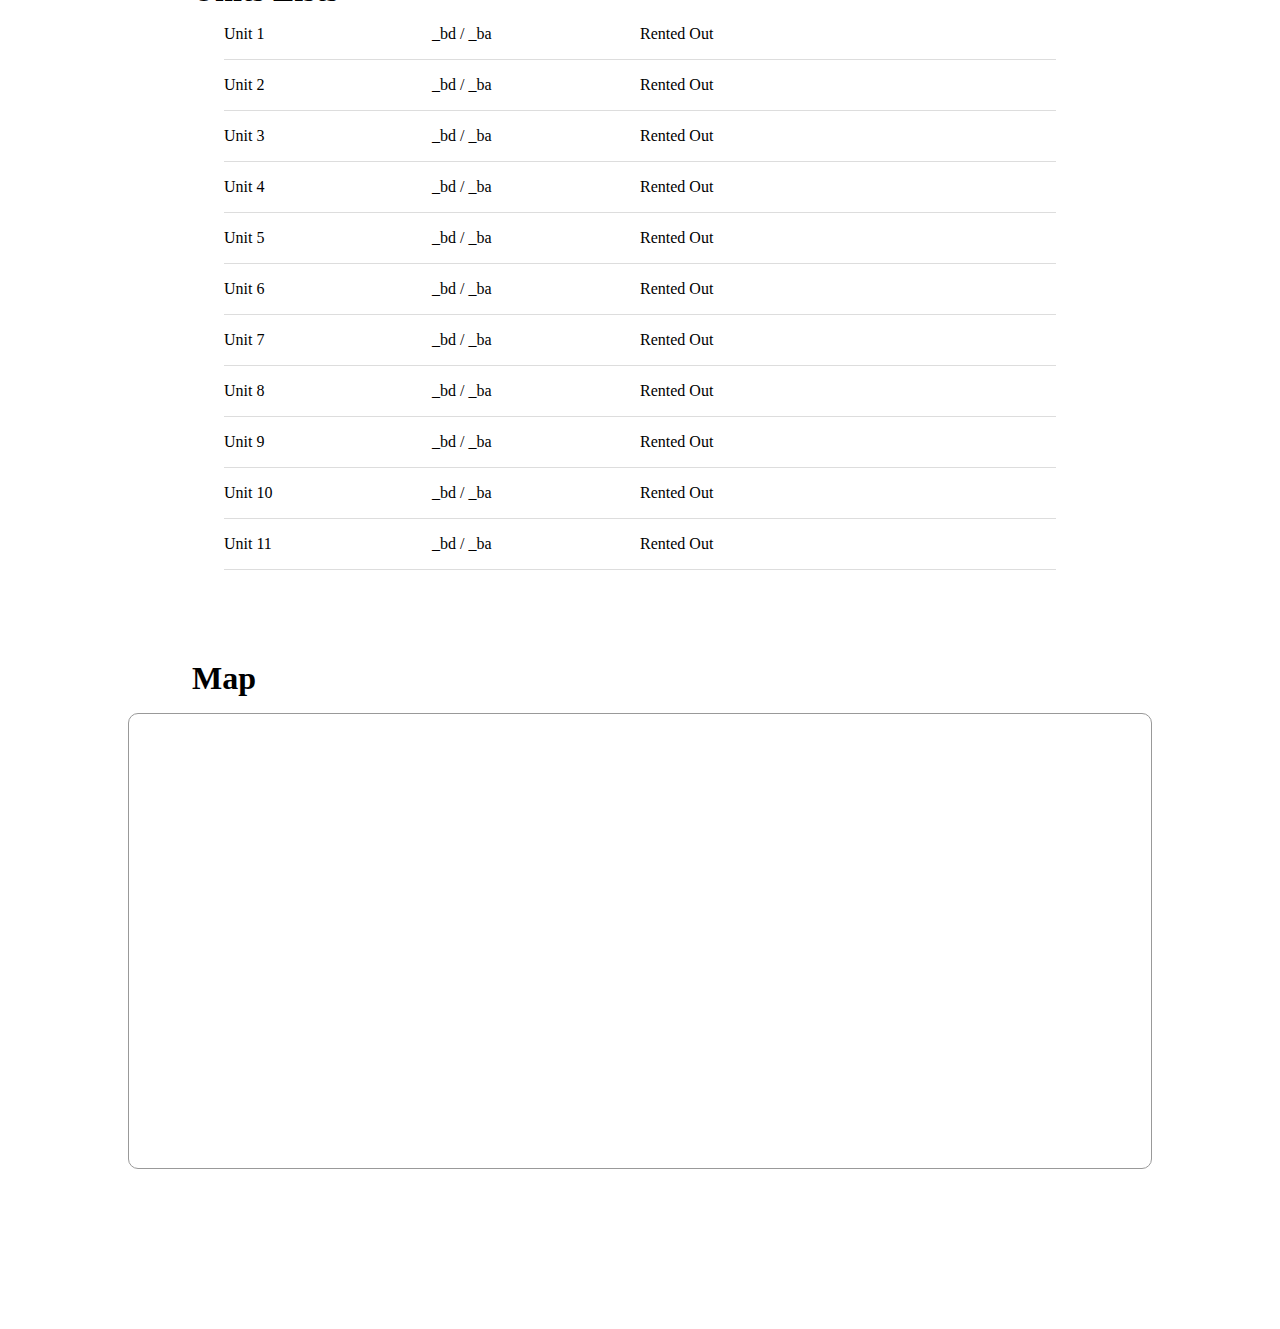
<file: sun-valley.html>
<!DOCTYPE html>
<html>
    <head>
        <link rel="stylesheet" href="sun-valley-style.css">
        <script src="apply-script.js" defer></script>
        <meta name="viewport" content="width=device-width, initial-scale=1">
        <link rel="stylesheet" href="https://cdn.jsdelivr.net/npm/swiper@8/swiper-bundle.min.css"/>
    </head>
    <body>
        <nav class="navbar">
            <div class="brand-title">
                <a id="home-button" href="index.html" 
                title="Go to the Homepage">Premier Properties
                </a>
            </div>
            <!-- Hamburger -->
            <a href="#" class="toggle-button">
                <span class="bar"></span>
                <span class="bar"></span>
                <span class="bar"></span>
            </a>
            <div class="navbar-links">
                <ul>
                    <li>
                        <div class="dropdown">Locations
                            <!-- <button class="dropbtn">
                                <i class="fa fa-caret-down"></i> 
                            </button> -->
                            <div class="dropdown-content">
                                <a href="sun-valley.html">Sun Valley</a>
                                <a href="reseda.html">Reseda</a>
                            </div>
                        </div>
                    </li>
                    <li>
                        <a href="apply.html">Apply</a>
                    </li>
                    <li>
                        <a href="maitenance.html">Maitenance Request</a>
                    </li>
                    <li>
                        <a href="contact-us.html">Contact Us</a>
                    </li>
                </ul>
            </div>
        </nav>

        <div class="container">
            <div class="swiper">
                <!-- Additional required wrapper -->
                <div class="swiper-wrapper">
                  <!-- Slides -->
                  <div class="swiper-slide"><img src="sun-valley-images/front.jpg" alt=""/></div>
                  <div class="swiper-slide"><img src="sun-valley-images/kitchen4.jpg" alt=""/></div>
                  <div class="swiper-slide"><img src="sun-valley-images/kitchen0.jpg" alt=""/></div>
                  <div class="swiper-slide"><img src="sun-valley-images/bedroom0.jpg" alt=""/></div>
                  <div class="swiper-slide"><img src="sun-valley-images/closet1.jpg" alt=""/></div>
                  <div class="swiper-slide"><img src="sun-valley-images/bathroom0.jpg" alt=""/></div>
                  <div class="swiper-slide"><img src="sun-valley-images/living0.jpg" alt=""/></div>
                  <div class="swiper-slide"><img src="sun-valley-images/living3.jpg" alt=""/></div>
                </div>
                <!-- If we need pagination -->
                <div class="swiper-pagination"></div>
              
                <!-- If we need navigation buttons -->
                <div class="swiper-button-prev"></div>
                <div class="swiper-button-next"></div>
            </div>
        </div>
        <section class="property">
            <h1>Sun Valley Units</h1>
            <!-- <div class="details-container">
                <p>Text</p>
                <p>Text</p>
            </div> -->
            <div class="info-container">
                <div class="info-item">
                    <div class="info-text">
                        <h3>Units</h3>
                        <p>12</p>
                    </div>
                </div>
                <div class="info-item">
                    <div class="info-text"> <!-- Prevents text being side to side -->
                        <h3>Unit Plans</h3>
                        <p>2BD / 1BA, 1BD / 1BA</p>
                    </div>
                </div>
                <div class="info-item">
                    <div class="info-text">
                        <h3>Available</h3>
                        <p>Full</p>
                        <!-- <p>MM/DD/YYYY</p> -->
                    </div>
                </div>
                <div class="info-item">
                    <div class="info-text">
                        <h3>Price</h3>
                        <p>Not Available</p>
                        <!-- <p>$#,### - $#,### per month</p> -->
                    </div>
                </div>
            </div>
            <div class="details">
                <h1>Property Details</h1>
                <p class="details-text">This is an apartment community located in Los Angeles County and the 91352 ZIP Code.</p>
                <p class="details-text">Notable features include air conditioning, smoke free, and gated.</p>
                <p class="details-text">Get your sweet private suite in this cozy apartment 
                    now! Please <a href="apply.html">apply</a> online or <a href="contact-us.html">contact us</a>
                    if you have any questions.</p>
            </div>

            <h1>Amenity List</h1>
            <div class="amenities-container">
                <div class="amenities-item">
                    <div class="img-sizer">
                        <img class="amenities-img" src="sun-valley-images/wifi.png" alt=""/>
                    </div>
                        <p class="amenities-text">Wifi</p>
                </div>
                <div class="amenities-item">
                    <div class="img-sizer">
                        <img class="amenities-img" src="sun-valley-images/parking.png" alt=""/>
                    </div>
                        <p class="amenities-text">Covered Parking</p>
                </div>
                <div class="amenities-item">
                    <div class="img-sizer">
                        <img class="amenities-img" src="sun-valley-images/laundry.jpg" alt=""/>
                    </div>
                        <p class="amenities-text">On-Site Laundry</p>
                </div>
                <div class="amenities-item">
                    <div class="img-sizer">
                        <img class="amenities-img" src="sun-valley-images/secure.png" alt=""/>
                    </div>
                        <p class="amenities-text">Secure</p>
                </div>
                <div class="amenities-item">
                    <div class="img-sizer">
                        <img class="amenities-img" src="sun-valley-images/manager.png" alt=""/>
                    </div>
                        <p class="amenities-text">On-Site Manager</p>
                </div>
                <div class="amenities-item">
                    <div class="img-sizer">
                        <img class="amenities-img" src="sun-valley-images/oven.jpg" alt=""/>
                    </div>
                        <p class="amenities-text">Oven</p>
                </div>
                <div class="amenities-item">
                    <div class="img-sizer">
                        <img class="amenities-img" src="sun-valley-images/refrigerator.png" alt=""/>
                    </div>
                        <p class="amenities-text">Refrigerator</p>
                </div>
                <div class="amenities-item">
                    <div class="img-sizer">
                        <img class="amenities-img" src="sun-valley-images/mail.jpg" alt=""/>
                    </div>
                        <p class="amenities-text">Mail Center</p>
                </div>
                <div class="amenities-item">
                    <div class="img-sizer">
                        <img class="amenities-img" src="sun-valley-images/dumpster.png" alt=""/>
                    </div>
                        <p class="amenities-text">Garbage Disposal</p>
                </div>
                <div class="amenities-item">
                    <div class="img-sizer">
                        <img class="amenities-img" src="sun-valley-images/window-ac.png" alt=""/>
                    </div>
                        <p class="amenities-text">Window AC</p>
                </div>
                <div class="amenities-item">
                    <div class="img-sizer">
                        <img class="amenities-img" src="sun-valley-images/storagepng.png" alt=""/>
                    </div>
                        <p class="amenities-text">Storage Space</p>
                </div>
                <div class="amenities-item">
                    <div class="img-sizer">
                        <img class="amenities-img" src="sun-valley-images/vending-machine.png" alt=""/>
                    </div>
                        <p class="amenities-text">Vending Machine (UPCOMING)</p>
                </div>
            </div>

            <h1>Units Lists</h1>
            <div class="unit-container">
                <div class="unit-item">
                    <p>Unit 1</p>
                    <p>_bd / _ba</p>
                    <p>Rented Out</p>
                </div>
                <div class="unit-item">
                    <p>Unit 2</p>
                    <p>_bd / _ba</p>
                    <p>Rented Out</p>
                </div>
                <div class="unit-item">
                    <p>Unit 3</p>
                    <p>_bd / _ba</p>
                    <p>Rented Out</p>
                    <!-- <p>$#,###</p> -->
                </div>
                <div class="unit-item">
                    <p>Unit 4</p>
                    <p>_bd / _ba</p>
                    <p>Rented Out</p>
                </div>
                <div class="unit-item">
                    <p>Unit 5</p>
                    <p>_bd / _ba</p>
                    <p>Rented Out</p>
                </div>
                <div class="unit-item">
                    <p>Unit 6</p>
                    <p>_bd / _ba</p>
                    <p>Rented Out</p>
                </div>
                <div class="unit-item">
                    <p>Unit 7</p>
                    <p>_bd / _ba</p>
                    <p>Rented Out</p>
                </div>
                <div class="unit-item">
                    <p>Unit 8</p>
                    <p>_bd / _ba</p>
                    <p>Rented Out</p>
                </div>
                <div class="unit-item">
                    <p>Unit 9</p>
                    <p>_bd / _ba</p>
                    <p>Rented Out</p>
                </div>
                <div class="unit-item">
                    <p>Unit 10</p>
                    <p>_bd / _ba</p>
                    <p>Rented Out</p>
                </div>
                <div class="unit-item">
                    <p>Unit 11</p>
                    <p>_bd / _ba</p>
                    <p>Rented Out</p>
                </div>
            </div>

            <h1>Map</h1>
            <div class="maps-container">
                <iframe src="https://www.google.com/maps/embed?pb=!1m18!1m12!1m3!1d13199.016255648392!2d-118.37986417513372!3d34.20375966012704!2m3!1f0!2f0!3f0!3m2!1i1024!2i768!4f13.1!3m3!1m2!1s0x0%3A0x7d4156ba534e900b!2zMzTCsDEyJzA2LjUiTiAxMTjCsDIyJzIxLjQiVw!5e0!3m2!1sen!2sus!4v1660423015477!5m2!1sen!2sus" width="600" height="450" style="border:0;" allowfullscreen="" loading="lazy" referrerpolicy="no-referrer-when-downgrade"></iframe>
            </div>

        </section>

        <script src="https://cdn.jsdelivr.net/npm/swiper@8/swiper-bundle.min.js"></script>
        <script>
            const swiper = new Swiper('.swiper', {
                autoplay: {
                    delay: 3000, // 3 seconds
                    disableOnInteraction: false,
                },
            // Optional parameter
            loop: true,

            // If we need pagination
            pagination: {
                el: '.swiper-pagination',
                clickable: true,
            },

            // Navigation arrows
            navigation: {
                nextEl: '.swiper-button-next',
                prevEl: '.swiper-button-prev',
            },
            
            });
        </script>
    </body>
</html>
</file>
<file: style.css>
@import url('https://fonts.googleapis.com/css2?family=Edu+QLD+Beginner:wght@700&family=Oswald:wght@500&display=swap');

* { /* Good resizing measure for multiple screen sizes */
  box-sizing: border-box;
}

html {
    scroll-behavior: smooth;
    overflow-x: hidden;
    /* Disables horrizontal sidebar */
}

body {
    margin: 0;
    padding: 0;
      /*For some reason this allows the color of other sections (its child sections) to extend to the edge. Without this, there will be 
      some white on the edge or whatever color the body is if there is any. */

}

.navbar {
    display: flex;
    position: fixed;
    justify-content: space-between;
    flex-wrap: nowrap;
    align-items: center;
    /* background-color: #333; */
    background-color: #616161;
    color: white;
    width: 100%;
    z-index: 10;
    box-shadow: 0 2px 0 rgba(0, 0, 0, 0.4); 
}

.brand-title {
    font-size: 1.5rem;
    margin: 0.5rem;
    white-space: nowrap;
    font-family: 'Edu QLD Beginner', cursive;
    font-family: 'Oswald', sans-serif;
}

.brand-title a {
    text-decoration: none;
    color: white;
}

.navbar-links ul {
    margin: 0 auto;
    padding: 0;
    display: flex;
}

.navbar-links li {
    list-style: none;
}

.navbar-links li a, .dropdown {
    text-decoration: none;
    color: white;
    padding: 1rem;
    display: block; /* Helps with spacing overall */
}

.navbar-links li:hover {
    background-color: #555;
}

/* NON RESPONSE NAVBAR COMPLETE */
/* Now need to make it responsive */

/* Hamburger Button */
.toggle-button {
    position: absolute; /* Allows us to force it to be on right side of screen
    without messing with flow of the rest of the elements */
    top: .75rem;
    right: 1rem; /* 1rem from the right side of the screen */
    display: none;
    flex-direction: column; /* Allows spans to line up on top of each other */
    justify-content: space-between;
    width: 30px;
    height: 21px;
}

.toggle-button .bar { /* Three lines thing (uses the span in html) */
    height: 3px;
    width: 100%;
    background-color: white;
    border-radius: 10px;
}

/* .dropdown {
    float: left;
    overflow: hidden;
} */

.dropdown .dropbtn {
    font-size: inherit;
    border: none;
    outline: none;
    /* display: block; */
    /* color: white; (From website) */
    /* padding: 10px 40px; */
    background-color: inherit;
    font-family: inherit; /* Important for vertical align on mobile phones */
    /* margin: 0; /* Important for vertical align on mobile phones * */
}

/* Add a red background color to dropdowns on hover */
.dropdown:hover .dropbtn {
    background-color: #555;
}

/* Dropdown content (hidden by default) */
.dropdown-content {
    display: none; /* Hides itself */
    position: absolute; /* Prevents navbar from changing when dropdown is opened */
    background-color: #616161;
    min-width: 180px;
    box-shadow: 0px 8px 16px 0px rgba(0,0,0,0.2);
    z-index: 1;
    margin-top: 1rem;
}

/* Add a grey background color to dropdown links on hover */
.dropdown-content a:hover {
    background-color: #555;
}

/* Show the dropdown menu on hover */
.dropdown:hover .dropdown-content {
    display: block;
}

/* END OF NAVBAR SECTION */


.banner-txt {
    width: 24%;
    padding: 1% 2%;
    position: absolute;
    left: 15.270833%;
    top: 12%;
    background: #fff;
    border-radius: 5px;
    z-index: 9;
}

.banner-txt a {
    text-decoration: none;
}

.welcome-link {
    width: 100%;
    height: 44px;
    border: 1px solid #ba382c;
    background: #ba382c;
    color: #fff;
    font-size: 16px;
    text-align: center;
    line-height: 44px;
}

.banner-txt2 {
    display: none;
}

#banner-image {
    width: 100%;
    height: auto;
    max-height: calc(100vh);
    display: block;
    margin: 0 auto;
    padding: 0;
    object-fit: cover;
    /*
    height: calc(100vh - 100px);
    object-fit: cover;
    */
}





#welcome-section {
    width: 100%;
    height: 95vh; /* Without this, navbar cuts off title */
    padding: 1% 60px 0; /* Syntax for Values: top [left and right] bottom */
    margin: 0 auto;
}

#welcome-section h1 {
    margin-top: 3rem;
}

#features { /* Parent container */
    display: flex;
    flex-direction: row;
    flex-wrap: wrap;
    justify-content: center;
    align-items: center;
    padding: 0 4px;
}

#features > div { /* First child (container for img and text) */
    display: flex;
    justify-content: center;
    align-items: flex-start;
    width: 30%;
    height: 300px;
    object-fit: cover;
    margin: 1rem;
    padding: 0 4px;
    /* background-color: blue; */
}

.features-img { /* Second child (image) */
    width: 20%;
    height: 5rem;
    padding: 0 4px;
    /* background-color: red; */
}

.features-text { /* Second child (text box/div) */
    width: 55%;
    padding: 0 8px;
    /* background-color: pink; */
}



/* #features img {
    width: 25%;
    object-fit: cover;
    background-color: red;
    /* height: 300px;
    object-fit: cover;
    margin-top: 8px;
    padding: 0 4px;
    border-radius: 10px; /
} */

.box { /* TEST STUFF */
    background-color: red;
    width: 250px;
    height: 250px;
}

@media (max-width: 1110px) {
    #features {
        justify-content: center;
    }

    #features > div { /* First child (container for img and text) */
        width: 45%;
        height: auto;
    }
    
    .features-img { /* Second child (image) */
        width: 30%;
    }
    
    .features-text { /* Second child (text box/div) */
        width: 100%;
    }

    .banner-txt {
        display: none;
    }

    .banner-txt2 {
        display: block;
    }

}

@media (max-width: 850px){
    .toggle-button {
        display: flex;
    }

    .navbar-links {
        display: none;
        width: 100%;
    }

    .navbar {
        flex-direction: column;
        align-items: flex-start;
    }

    .navbar-links ul {
        width: 100%;
        flex-direction: column;
    }

    .navbar-links li {
        text-align: center;
    }

    .navbar-links li a, .dropdown {
        padding: 0.5rem 1rem; /* Brings vertical nav links closer together */
    }

    .navbar-links.active {
        display: flex;
    }

    .dropdown-content {
        left: 48%;
        margin-top: 0.5rem;
    }

    #welcome-section {
        padding: 5% 1rem 0; /* Syntax for Values: top [left and right] bottom */
    }

    #features {
        justify-content: flex-start;
    }

    #features > div { /* First child (container for img and text) */
        width: 100%;
        height: auto;
    }
    
    .features-img { /* Second child (image) */
        width: 20%;
    }
    
    .features-text { /* Second child (text box/div) */
        width: 100%;
    }
}
</file>
<file: apply-style.css>
@import url('https://fonts.googleapis.com/css2?family=Edu+QLD+Beginner:wght@700&family=Oswald:wght@500&display=swap');

* { /* Good resizing measure for multiple screen sizes */
  box-sizing: border-box;
}

html {
    scroll-behavior: smooth;
    overflow-x: hidden;
    /* Disables horrizontal sidebar */
}

body {
    margin: 0;
    padding: 0;
      /*For some reason this allows the color of other sections (its child sections) to extend to the edge. Without this, there will be 
      some white on the edge or whatever color the body is if there is any. */

}

.navbar {
    display: flex;
    position: fixed;
    justify-content: space-between;
    align-items: center;
    /* background-color: #333; */
    background-color: #616161;
    color: white;
    width: 100%;
    z-index: 10;
    box-shadow: 0 2px 0 rgba(0, 0, 0, 0.4); 
}

.brand-title {
    font-size: 1.5rem;
    margin: 0.5rem;
    font-family: 'Edu QLD Beginner', cursive;
    font-family: 'Oswald', sans-serif;
}

.brand-title a {
    text-decoration: none;
    color: white;
}

.navbar-links ul {
    margin: 0;
    padding: 0;
    display: flex;
}

.navbar-links li {
    list-style: none;
}

.navbar-links li a, .dropdown {
    text-decoration: none;
    color: white;
    padding: 1rem;
    display: block; /* Helps with spacing overall */
}

.navbar-links li:hover {
    background-color: #555;
}

/* NON RESPONSE NAVBAR COMPLETE */
/* Now need to make it responsive */

/* Hamburger Button */
.toggle-button {
    position: absolute; /* Allows us to force it to be on right side of screen
    without messing with flow of the rest of the elements */
    top: .75rem;
    right: 1rem; /* 1rem from the right side of the screen */
    display: none;
    flex-direction: column; /* Allows spans to line up on top of each other */
    justify-content: space-between;
    width: 30px;
    height: 21px;
}

.toggle-button .bar { /* Three lines thing (uses the span in html) */
    height: 3px;
    width: 100%;
    background-color: white;
    border-radius: 10px;
}

.dropdown .dropbtn {
    font-size: inherit;
    border: none;
    outline: none;
    /* display: block; */
    /* color: white; (From website) */
    /* padding: 10px 40px; */
    background-color: inherit;
    font-family: inherit; /* Important for vertical align on mobile phones */
    /* margin: 0; /* Important for vertical align on mobile phones * */
}

/* Add a red background color to dropdowns on hover */
.dropdown:hover .dropbtn {
    background-color: #555;
}

/* Dropdown content (hidden by default) */
.dropdown-content {
    display: none; /* Hides itself */
    position: absolute; /* Prevents navbar from changing when dropdown is opened */
    background-color: #616161;
    min-width: 180px;
    box-shadow: 0px 8px 16px 0px rgba(0,0,0,0.2);
    z-index: 1;
    margin-top: 1rem;
}

/* Add a grey background color to dropdown links on hover */
.dropdown-content a:hover {
    background-color: #555;
}

/* Show the dropdown menu on hover */
.dropdown:hover .dropdown-content {
    display: block;
}


h1 {
    text-align: center;
    /* font-size: 3rem; */
    margin-top: 1rem;
}

p {
    text-align: left;
}

.section-header {
    margin-bottom: 1rem;
}

/* Section header and title */
.section-header h2,
.section-header h3 {
    display: inline-block;
    margin: 2rem 1rem 0 0;
    /* vertical-align: top; */
}

.section-header h3 {
    /* font-size: 1rem;
    line-height: 2rem; */
    color: rgb(19, 188, 245);
}

#message-us {
    max-width: 820px;
    /* height: 20vh; */
    padding: 5% 60px 0; /* Syntax for Values: top [left and right] bottom */
    margin: 0 auto;
}

#message-item label {
    margin-top: 1rem;
}

label {
    display: block;
    margin: 0.5rem 0;
}

#submit {
    max-width: 50%;
    height: 4rem;
    margin-bottom: 2rem;
    background-color: rgb(255, 206, 116);
    border-color: white;
}

.button-holder {
    text-align: center;
}

/*
  Puts input areas on new line.
*/
input,
textarea,
select {
    margin: 10px 0 0 0;
    width: 100%;
    min-height: 2em;
}

label > .asterik {
    color: rgb(247, 64, 64) !important;
}

.inline { /* Formats radio buttons */
    width: unset;
    margin: 0 0.5em 0 0;
    vertical-align: middle;
}

fieldset {
    margin-bottom: 2rem;
}


@media (max-width: 850px){
    .toggle-button {
        display: flex;
    }

    .navbar-links {
        display: none;
        width: 100%;
    }

    .navbar {
        flex-direction: column;
        align-items: flex-start;
    }

    .navbar-links ul {
        width: 100%;
        flex-direction: column;
    }

    .navbar-links li {
        text-align: center;
    }

    .navbar-links li a, .dropdown {
        padding: 0.5rem 1rem; /* Brings vertical nav links closer together */
    }

    .navbar-links.active {
        display: flex;
    }

    .dropdown-content {
        left: 48%;
        margin-top: 0.5rem;
    }

    #message-us {
        padding: 15% 60px 0; /* Syntax for Values: top [left and right] bottom */
    }
}
</file>
<file: style2.css>
@import url('https://fonts.googleapis.com/css2?family=Edu+QLD+Beginner:wght@700&family=Oswald:wght@500&display=swap');

* { /* Good resizing measure for multiple screen sizes */
  box-sizing: border-box;
}

html {
    scroll-behavior: smooth;
    overflow-x: hidden;
    /* Disables horrizontal sidebar */
}

body {
    margin: 0;
    padding: 0;
      /*For some reason this allows the color of other sections (its child sections) to extend to the edge. Without this, there will be 
      some white on the edge or whatever color the body is if there is any. */

}

.navbar {
    display: flex;
    position: fixed;
    justify-content: space-between;
    align-items: center;
    /* background-color: #333; */
    background-color: #616161;
    color: white;
    width: 100%;
    z-index: 10;
    box-shadow: 0 2px 0 rgba(0, 0, 0, 0.4); 
}

.brand-title {
    font-size: 1.5rem;
    margin: 0.5rem;
    font-family: 'Edu QLD Beginner', cursive;
    font-family: 'Oswald', sans-serif;
}

.brand-title a {
    text-decoration: none;
    color: white;
}

.navbar-links ul {
    margin: 0;
    padding: 0;
    display: flex;
}

.navbar-links li {
    list-style: none;
}

.navbar-links li a, .dropdown {
    text-decoration: none;
    color: white;
    padding: 1rem;
    display: block; /* Helps with spacing overall */
}

.navbar-links li:hover {
    background-color: #555;
}

/* NON RESPONSE NAVBAR COMPLETE */
/* Now need to make it responsive */

/* Hamburger Button */
.toggle-button {
    position: absolute; /* Allows us to force it to be on right side of screen
    without messing with flow of the rest of the elements */
    top: .75rem;
    right: 1rem; /* 1rem from the right side of the screen */
    display: none;
    flex-direction: column; /* Allows spans to line up on top of each other */
    justify-content: space-between;
    width: 30px;
    height: 21px;
}

.toggle-button .bar { /* Three lines thing (uses the span in html) */
    height: 3px;
    width: 100%;
    background-color: white;
    border-radius: 10px;
}

/* .dropdown {
    float: left;
    overflow: hidden;
} */

.dropdown .dropbtn {
    font-size: inherit;
    border: none;
    outline: none;
    /* display: block; */
    /* color: white; (From website) */
    /* padding: 10px 40px; */
    background-color: inherit;
    font-family: inherit; /* Important for vertical align on mobile phones */
    /* margin: 0; /* Important for vertical align on mobile phones * */
}

/* Add a red background color to dropdowns on hover */
.dropdown:hover .dropbtn {
    background-color: #555;
}

/* Dropdown content (hidden by default) */
.dropdown-content {
    display: none; /* Hides itself */
    position: absolute; /* Prevents navbar from changing when dropdown is opened */
    background-color: #616161;
    min-width: 180px;
    box-shadow: 0px 8px 16px 0px rgba(0,0,0,0.2);
    z-index: 1;
    margin-top: 1rem;
}

/* Add a grey background color to dropdown links on hover */
.dropdown-content a:hover {
    background-color: #555;
}

/* Show the dropdown menu on hover */
.dropdown:hover .dropdown-content {
    display: block;
}

#office-headquarters {
    width: 100%;
    height: 20vh; /* Without this, navbar cuts off title */
    padding: 5% 60px 0; /* Syntax for Values: top [left and right] bottom 
    Helps with spacing it from the navbar. */
    margin: 0 auto;
}

h1 {
    text-align: center;
    /* font-size: 3rem; */
    margin-top: 1rem;
    margin-bottom: 0rem;
}

p {
    text-align: center;
}

#call-us {
    width: 100%;
    height: auto; /* Without this, navbar cuts off title */
    padding: 5% 60px 0; /* Syntax for Values: top [left and right] bottom */
    margin: 0 auto;
}

#contacts {
    display: flex;
    flex-wrap: wrap;
    justify-content: center;
    align-items: center;
}

.contact-details {
    padding: 0 4rem;
    /* border-color: black;
    border-style: solid; */
}

#message-us {
    max-width: 820px;
    height: 20vh;
    padding: 5% 60px 0; /* Syntax for Values: top [left and right] bottom */
    margin: 0 auto;
}

#message-form {
    background-color: rgb(216, 216, 216);
}

#message-item {
    border: none;
    outline: none;
    border-width: 0px;
    margin: 0 3.5rem;
}

#message-item * {
    margin-top: 1rem;
    border: none;
    outline: none;
    border-width: 0px;
    /* height: 3rem; */
}

label {
    display: block;
    margin: 0.5rem 0;
}

#submit {
    max-width: 50%;
    height: 4rem;
    margin-bottom: 2rem;
    background-color: rgb(255, 206, 116);
    border-color: white;
}

.button-holder {
    text-align: center;
}

#submit:hover {
    background-color: rgb(211, 137, 0);
    color: white;
    cursor: pointer;
    transition: background-color 2s ease-out;
}

/*
  Puts input areas on new line.
*/
input,
textarea,
select {
    margin: 10px 0 0 0;
    width: 100%;
    min-height: 2em;
    font-size: 1rem;
    padding: 1rem;
}


@media (max-width: 1200px) {

    #message-us {
        max-width: none;
        height: 20vh;
        padding: 5% 0 0; /* Syntax for Values: top [left and right] bottom */
        margin: 0 6rem;
    }
}

@media (max-width: 850px){
    .toggle-button {
        display: flex;
    }

    .navbar-links {
        display: none;
        width: 100%;
    }

    .navbar {
        flex-direction: column;
        align-items: flex-start;
    }

    .navbar-links ul {
        width: 100%;
        flex-direction: column;
    }

    .navbar-links li {
        text-align: center;
    }

    .navbar-links li a, .dropdown {
        padding: 0.5rem 1rem; /* Brings vertical nav links closer together */
    }

    .navbar-links.active {
        display: flex;
    }

    .dropdown-content {
        left: 48%;
        margin-top: 0.5rem;
    }

    #call-us {
        padding: 8% 60px 0; /* Syntax for Values: top [left and right] bottom */
    }
}
</file>
<file: maitenance-style.css>
@import url('https://fonts.googleapis.com/css2?family=Edu+QLD+Beginner:wght@700&family=Oswald:wght@500&display=swap');

* { /* Good resizing measure for multiple screen sizes */
  box-sizing: border-box;
}

html {
    scroll-behavior: smooth;
    overflow-x: hidden;
    /* Disables horrizontal sidebar */
}

body {
    margin: 0;
    padding: 0;
      /*For some reason this allows the color of other sections (its child sections) to extend to the edge. Without this, there will be 
      some white on the edge or whatever color the body is if there is any. */

}

.navbar {
    display: flex;
    position: fixed;
    justify-content: space-between;
    align-items: center;
    /* background-color: #333; */
    background-color: #616161;
    color: white;
    width: 100%;
    z-index: 10;
    box-shadow: 0 2px 0 rgba(0, 0, 0, 0.4); 
}

.brand-title {
    font-size: 1.5rem;
    margin: 0.5rem;
    font-family: 'Edu QLD Beginner', cursive;
    font-family: 'Oswald', sans-serif;
}

.brand-title a {
    text-decoration: none;
    color: white;
}

.navbar-links ul {
    margin: 0;
    padding: 0;
    display: flex;
}

.navbar-links li {
    list-style: none;
}

.navbar-links li a, .dropdown {
    text-decoration: none;
    color: white;
    padding: 1rem;
    display: block; /* Helps with spacing overall */
}

.navbar-links li:hover {
    background-color: #555;
}

/* NON-RESPONSIVE NAVBAR COMPLETE */
/* Now need to make it responsive */

/* Hamburger Button */
.toggle-button {
    position: absolute; /* Allows us to force it to be on right side of screen
    without messing with flow of the rest of the elements */
    top: .75rem;
    right: 1rem; /* 1rem from the right side of the screen */
    display: none;
    flex-direction: column; /* Allows spans to line up on top of each other */
    justify-content: space-between;
    width: 30px;
    height: 21px;
}

.toggle-button .bar { /* Three lines thing (uses the span in html) */
    height: 3px;
    width: 100%;
    background-color: white;
    border-radius: 10px;
}

.dropdown .dropbtn {
    font-size: inherit;
    border: none;
    outline: none;
    /* display: block; */
    /* color: white; (From website) */
    /* padding: 10px 40px; */
    background-color: inherit;
    font-family: inherit; /* Important for vertical align on mobile phones */
    /* margin: 0; /* Important for vertical align on mobile phones * */
}

/* Add a red background color to dropdowns on hover */
.dropdown:hover .dropbtn {
    background-color: #555;
}

/* Dropdown content (hidden by default) */
.dropdown-content {
    display: none; /* Hides itself */
    position: absolute; /* Prevents navbar from changing when dropdown is opened */
    background-color: #616161;
    min-width: 180px;
    box-shadow: 0px 8px 16px 0px rgba(0,0,0,0.2);
    z-index: 1;
    margin-top: 1rem;
}

/* Add a grey background color to dropdown links on hover */
.dropdown-content a:hover {
    background-color: #555;
}

/* Show the dropdown menu on hover */
.dropdown:hover .dropdown-content {
    display: block;
}


h1 {
    text-align: center;
    /* font-size: 3rem; */
    margin-top: 1rem;
}

p {
    text-align: left;
}

.section-header {
    margin-bottom: 1rem;
}

/* Section header and title */
.section-header h2,
.section-header h3 {
    display: inline-block;
    margin: 2rem 1rem 0 0;
    /* vertical-align: top; */
}

.section-header h3 {
    /* font-size: 1rem;
    line-height: 2rem; */
    color: rgb(19, 188, 245);
}

#message-us {
    max-width: 820px;
    /* height: 20vh; */
    padding: 5% 60px 0; /* Syntax for Values: top [left and right] bottom */
    margin: 0 auto;
}

#message-item label {
    margin-top: 1rem;
}

label {
    display: block;
    margin: 0.5rem 0;
}

#submit {
    max-width: 50%;
    height: 4rem;
    font-size: 1.25rem;
    margin-bottom: 2rem;
    background-color: rgb(255, 206, 116);
    border-color: white;
}

.button-holder {
    text-align: center;
}

#submit:hover {
    background-color: rgb(211, 137, 0);
    color: white;
    cursor: pointer;
    transition: background-color 2s ease-out;
}

/*
  Puts input areas on new line.
*/
input,
textarea,
select {
    margin: 10px 0 0 0;
    width: 100%;
    min-height: 2em;
}

label > .asterik {
    color: rgb(247, 64, 64) !important;
}

.inline { /* Formats radio buttons */
    width: unset;
    margin: 0 0.5em 0 0;
    vertical-align: middle;
}

fieldset {
    margin-bottom: 2rem;
}


@media (max-width: 850px){
    .toggle-button {
        display: flex;
    }

    .navbar-links {
        display: none;
        width: 100%;
    }

    .navbar {
        flex-direction: column;
        align-items: flex-start;
    }

    .navbar-links ul {
        width: 100%;
        flex-direction: column;
    }

    .navbar-links li {
        text-align: center;
    }

    .navbar-links li a, .dropdown {
        padding: 0.5rem 1rem; /* Brings vertical nav links closer together */
    }

    .navbar-links.active {
        display: flex;
    }

    .dropdown-content {
        left: 48%;
        margin-top: 0.5rem;
    }

    #message-us {
        padding: 15% 60px 0; /* Syntax for Values: top [left and right] bottom */
    }
}
</file>
<file: reseda-style.css>
@import url('https://fonts.googleapis.com/css2?family=Edu+QLD+Beginner:wght@700&family=Oswald:wght@500&display=swap');

* { /* Good resizing measure for multiple screen sizes */
    box-sizing: border-box;
}

html {
    scroll-behavior: smooth;
    overflow-x: hidden;
    /* Disables horrizontal sidebar */
}

body {
    margin: 0;
    padding: 0;
      /*For some reason this allows the color of other sections (its child sections) to extend to the edge. Without this, there will be 
      some white on the edge or whatever color the body is if there is any. */

}

.navbar {
    display: flex;
    position: fixed;
    justify-content: space-between;
    align-items: center;
    /* background-color: #333; */
    background-color: #616161;
    color: white;
    width: 100%;
    z-index: 10;
    box-shadow: 0 2px 0 rgba(0, 0, 0, 0.4); 
}

.brand-title {
    font-size: 1.5rem;
    margin: 0.5rem;
    font-family: 'Edu QLD Beginner', cursive;
    font-family: 'Oswald', sans-serif;
}

.brand-title a {
    text-decoration: none;
    color: white;
}

.navbar-links ul {
    margin: 0;
    padding: 0;
    display: flex;
}

.navbar-links li {
    list-style: none;
}

.navbar-links li a, .dropdown {
    text-decoration: none;
    color: white;
    padding: 1rem;
    display: block; /* Helps with spacing overall */
}

.navbar-links li:hover {
    background-color: #555;
}

/* NON RESPONSE NAVBAR COMPLETE */
/* Now need to make it responsive */

/* Hamburger Button */
.toggle-button {
    position: absolute; /* Allows us to force it to be on right side of screen
    without messing with flow of the rest of the elements */
    top: .75rem;
    right: 1rem; /* 1rem from the right side of the screen */
    display: none;
    flex-direction: column; /* Allows spans to line up on top of each other */
    justify-content: space-between;
    width: 30px;
    height: 21px;
}

.toggle-button .bar { /* Three lines thing (uses the span in html) */
    height: 3px;
    width: 100%;
    background-color: white;
    border-radius: 10px;
}

.dropdown .dropbtn {
    font-size: inherit;
    border: none;
    outline: none;
    /* display: block; */
    /* color: white; (From website) */
    /* padding: 10px 40px; */
    background-color: inherit;
    font-family: inherit; /* Important for vertical align on mobile phones */
    /* margin: 0; /* Important for vertical align on mobile phones * */
}

/* Add a red background color to dropdowns on hover */
.dropdown:hover .dropbtn {
    background-color: #555;
}

/* Dropdown content (hidden by default) */
.dropdown-content {
    display: none; /* Hides itself */
    position: absolute; /* Prevents navbar from changing when dropdown is opened */
    background-color: #616161;
    min-width: 180px;
    box-shadow: 0px 8px 16px 0px rgba(0,0,0,0.2);
    z-index: 1;
    margin-top: 1rem;
}

/* Add a grey background color to dropdown links on hover */
.dropdown-content a:hover {
    background-color: #555;
}

/* Show the dropdown menu on hover */
.dropdown:hover .dropdown-content {
    display: block;
}


/* SHOWCASE SECTION */

.container {
    width: 70%;
    /* height: 90vh; */
    margin: 0 auto;
    /* background: #222; */
    display: flex;
    align-items: center;
    justify-content: center;
}

.swiper {
    width: 100%;
    height: fit-content;
}

.swiper-slide img {
    width: 100%;
    object-fit: scale-down;
}

.swiper .swiper-button-prev, .swiper .swiper-button-next {
    background: rgba(165, 165, 165, 0.281);
    padding: 2rem;
    color: #fff;
}

.swiper .swiper-pagination-bullet-active {
    background: #fff;
}


/* END OF SHOWCASE SECTION */

h1 {
    /* text-align: center; */
    font-siZe: 2em;
    margin-bottom: 0;
    margin-left: 15%; /* GENIUS */
}


.info-container { /* Parent container */
    display: flex;
    flex-direction: row;
    flex-wrap: wrap;
    justify-content: center;
    align-items: center;
    margin: 0 auto;
    padding: 0 4px;
}

.info-container > div { /* First child (container for both text) */
    display: flex;
    justify-content: center;
    align-items: flex-start;
    text-align: center;
    /* width: 30%; */
    object-fit: cover;
    /* margin: 2rem;  Works but makes line not where I want it */
    margin-top: 1.5rem;
    /* margin-left: 2rem; */
    padding: 0 4rem;
    /* background-color: blue; */
}



.info-item + .info-item { /* Only activates when
    element has preceeding element that matches */
    border-left: 1px solid #ddd;
}

.details-text {
    margin-left: 15%;
    margin-right: 15%;
}

.amenities-container { /* Parent container */
    display: flex;
    flex-direction: row;
    flex-wrap: wrap;
    justify-content: center;
    align-items: center;
    padding: 0 4px;
}

.amenities-item { /* First child (container for img and text) */
    display: flex;
    justify-content: flex-start;
    align-items: center;
    flex-direction: column;
    width: 20%;
    /* height: 300px; */
    object-fit: cover;
    margin: 1rem 3rem;
    padding: 0 4px;
    /* background-color: blue; */
}


.img-sizer {
    display: flex;
    justify-content: center;
    margin: 0 auto;
    width: 6.0625rem;
}


.amenities-img { /* Second child (image) */
    width: 100%;
    margin: 0 auto;
    height: 5rem;
    /* padding: 0 4px; */
    /* background-color: red; */
}

.amenities-text { /* Second child (text box/div) */
    /* width: 55%; */
    text-align: center;
    padding: 0 8px;
}


.unit-container, .maps-container {
    margin-bottom: 10vh;
}

.unit-item {
    display: flex;
    justify-content: flex-start;
    align-items: center;
    margin: 0 17.5% 0;
    border-bottom: 1px solid #ddd;
}

.unit-item p {
    width: 25%;
    /* text-align: center; */

    /* flex: 1 1 auto; */
}

.maps-container {
    width: 80%;
    margin: 1rem auto 10rem;
    border-radius: 10px;
    border: 1.2px solid #999;
}

.maps-container iframe {
    width: 100%;
}




@media (max-width: 850px){
    .toggle-button {
        display: flex;
    }

    .navbar-links {
        display: none;
        width: 100%;
    }

    .navbar {
        flex-direction: column;
        align-items: flex-start;
    }

    .navbar-links ul {
        width: 100%;
        flex-direction: column;
    }

    .navbar-links li {
        text-align: center;
    }

    .navbar-links li a, .dropdown {
        padding: 0.5rem 1rem; /* Brings vertical nav links closer together */
    }

    .navbar-links.active {
        display: flex;
    }

    .dropdown-content {
        left: 48%;
        margin-top: 0.5rem;
    }

}

@media (max-width: 767px) {
    .container {
        width: 100%;
    }

    h1 {
        margin-left: 5%; /* GENIUS */
    }

    .info-item {
        width: 100%;
    }

    .info-item + .info-item { /* Only activates when
        element has preceeding element that matches */
        border-left: none;
    }

    .img-sizer {
        width: 4.0625rem;
    }

    .unit-item {
        margin: 0 0 0;
        width: 100%;
    }

    .unit-item p {
        width: 25%;
        text-align: center;
    }
}

@media (max-width: 480px) {
    .unit-item p {
        font-size: 0.75rem;
    }
}
</file>
<file: sun-valley-style.css>
@import url('https://fonts.googleapis.com/css2?family=Edu+QLD+Beginner:wght@700&family=Oswald:wght@500&display=swap');

* { /* Good resizing measure for multiple screen sizes */
    box-sizing: border-box;
}

html {
    scroll-behavior: smooth;
    overflow-x: hidden;
    /* Disables horrizontal sidebar */
}

body {
    margin: 0;
    padding: 0;
      /*For some reason this allows the color of other sections (its child sections) to extend to the edge. Without this, there will be 
      some white on the edge or whatever color the body is if there is any. */

}

.navbar {
    display: flex;
    position: fixed;
    justify-content: space-between;
    align-items: center;
    /* background-color: #333; */
    background-color: #616161;
    color: white;
    width: 100%;
    z-index: 10;
    box-shadow: 0 2px 0 rgba(0, 0, 0, 0.4); 
}

.brand-title {
    font-size: 1.5rem;
    margin: 0.5rem;
    font-family: 'Edu QLD Beginner', cursive;
    font-family: 'Oswald', sans-serif;
}

.brand-title a {
    text-decoration: none;
    color: white;
}

.navbar-links ul {
    margin: 0;
    padding: 0;
    display: flex;
}

.navbar-links li {
    list-style: none;
}

.navbar-links li a, .dropdown {
    text-decoration: none;
    color: white;
    padding: 1rem;
    display: block; /* Helps with spacing overall */
}

.navbar-links li:hover {
    background-color: #555;
}

/* NON RESPONSE NAVBAR COMPLETE */
/* Now need to make it responsive */

/* Hamburger Button */
.toggle-button {
    position: absolute; /* Allows us to force it to be on right side of screen
    without messing with flow of the rest of the elements */
    top: .75rem;
    right: 1rem; /* 1rem from the right side of the screen */
    display: none;
    flex-direction: column; /* Allows spans to line up on top of each other */
    justify-content: space-between;
    width: 30px;
    height: 21px;
}

.toggle-button .bar { /* Three lines thing (uses the span in html) */
    height: 3px;
    width: 100%;
    background-color: white;
    border-radius: 10px;
}

.dropdown .dropbtn {
    font-size: inherit;
    border: none;
    outline: none;
    /* display: block; */
    /* color: white; (From website) */
    /* padding: 10px 40px; */
    background-color: inherit;
    font-family: inherit; /* Important for vertical align on mobile phones */
    /* margin: 0; /* Important for vertical align on mobile phones * */
}

/* Add a red background color to dropdowns on hover */
.dropdown:hover .dropbtn {
    background-color: #555;
}

/* Dropdown content (hidden by default) */
.dropdown-content {
    display: none; /* Hides itself */
    position: absolute; /* Prevents navbar from changing when dropdown is opened */
    background-color: #616161;
    min-width: 180px;
    box-shadow: 0px 8px 16px 0px rgba(0,0,0,0.2);
    z-index: 1;
    margin-top: 1rem;
}

/* Add a grey background color to dropdown links on hover */
.dropdown-content a:hover {
    background-color: #555;
}

/* Show the dropdown menu on hover */
.dropdown:hover .dropdown-content {
    display: block;
}


/* SHOWCASE SECTION */

.container {
    width: 70%;
    /* height: 90vh; */
    margin: 0 auto;
    /* background: #222; */
    display: flex;
    align-items: center;
    justify-content: center;
}

.swiper {
    width: 100%;
    height: fit-content;
}

.swiper-slide img {
    width: 100%;
    object-fit: scale-down;
}

.swiper .swiper-button-prev, .swiper .swiper-button-next {
    background: rgba(165, 165, 165, 0.281);
    padding: 2rem;
    color: #fff;
}

.swiper .swiper-pagination-bullet-active {
    background: #fff;
}


/* END OF SHOWCASE SECTION */

h1 {
    /* text-align: center; */
    font-siZe: 2em;
    margin-bottom: 0;
    margin-left: 15%; /* GENIUS */
}


.info-container { /* Parent container */
    display: flex;
    flex-direction: row;
    flex-wrap: wrap;
    justify-content: center;
    align-items: center;
    margin: 0 auto;
    padding: 0 4px;
}

.info-container > div { /* First child (container for both text) */
    display: flex;
    justify-content: center;
    align-items: flex-start;
    text-align: center;
    /* width: 30%; */
    object-fit: cover;
    /* margin: 2rem;  Works but makes line not where I want it */
    margin-top: 1.5rem;
    /* margin-left: 2rem; */
    padding: 0 4rem;
    /* background-color: blue; */
}



.info-item + .info-item { /* Only activates when
    element has preceeding element that matches */
    border-left: 1px solid #ddd;
}

.details-text {
    margin-left: 15%;
    margin-right: 15%;
}

.amenities-container { /* Parent container */
    display: flex;
    flex-direction: row;
    flex-wrap: wrap;
    justify-content: center;
    align-items: center;
    padding: 0 4px;
}

.amenities-item { /* First child (container for img and text) */
    display: flex;
    justify-content: flex-start;
    align-items: center;
    flex-direction: column;
    width: 20%;
    /* height: 300px; */
    object-fit: cover;
    margin: 1rem 3rem;
    padding: 0 4px;
    /* background-color: blue; */
}

.img-sizer {
    display: flex;
    justify-content: center;
    margin: 0 auto;
    width: 6.0625rem;
}

.amenities-img { /* Second child (image) */
    width: 100%;
    height: 5rem;
    padding: 0 4px;
    /* background-color: red; */
}

.amenities-text { /* Second child (text box/div) */
    /* width: 55%; */
    text-align: center;
    padding: 0 8px;
}


.unit-container, .maps-container {
    margin-bottom: 10vh;
}

.unit-item {
    display: flex;
    justify-content: flex-start;
    align-items: center;
    margin: 0 17.5% 0;
    border-bottom: 1px solid #ddd;
}

.unit-item p {
    width: 25%;
    /* text-align: center; */

    /* flex: 1 1 auto; */
}

.maps-container {
    width: 80%;
    margin: 1rem auto 10rem;
    border-radius: 10px;
    border: 1.2px solid #999;
}

.maps-container iframe {
    width: 100%;
}




@media (max-width: 850px){
    .toggle-button {
        display: flex;
    }

    .navbar-links {
        display: none;
        width: 100%;
    }

    .navbar {
        flex-direction: column;
        align-items: flex-start;
    }

    .navbar-links ul {
        width: 100%;
        flex-direction: column;
    }

    .navbar-links li {
        text-align: center;
    }

    .navbar-links li a, .dropdown {
        padding: 0.5rem 1rem; /* Brings vertical nav links closer together */
    }

    .navbar-links.active {
        display: flex;
    }

    .dropdown-content {
        left: 48%;
        margin-top: 0.5rem;
    }

}

@media (max-width: 767px) {
    .container {
        width: 100%;
    }

    h1 {
        margin-left: 5%; /* GENIUS */
    }

    .info-item {
        width: 100%;
    }

    .info-item + .info-item { /* Only activates when
        element has preceeding element that matches */
        border-left: none;
    }

    .img-sizer {
        width: 4.0625rem;
    }

    .unit-item {
        margin: 0 0 0;
        width: 100%;
    }

    .unit-item p {
        width: 25%;
        text-align: center;
    }
}

@media (max-width: 480px) {
    .unit-item p {
        font-size: 0.75rem;
    }
}
</file>
